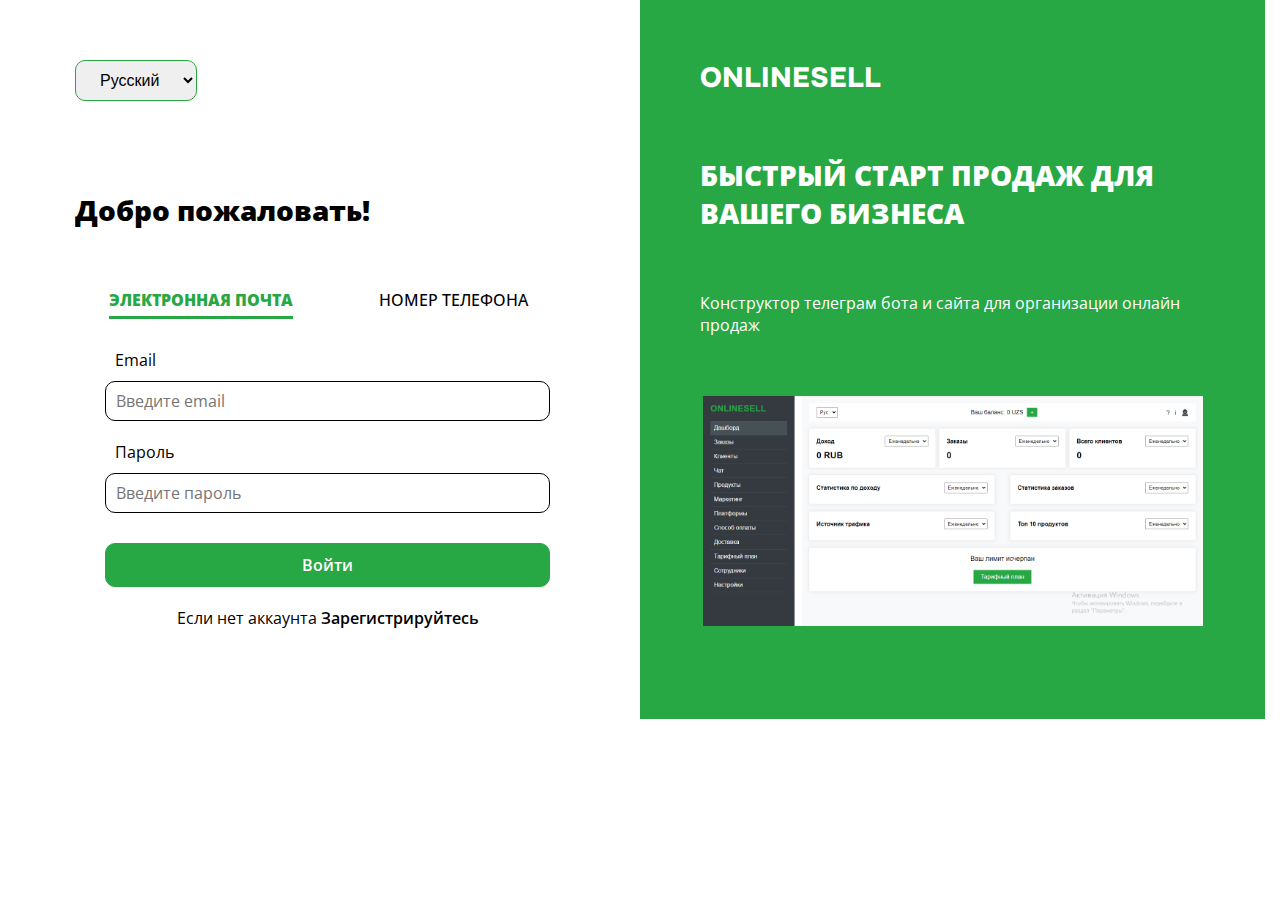
<file: index.html>
<!DOCTYPE html>
<html lang="ru">
<head>
    <meta charset="UTF-8">
    <meta name="viewport" content="width=device-width, initial-scale=1.0">
    <title>Регистрация и авторизация</title>
    <link rel="stylesheet" href="css/main.min.css">
    <script src="./libs/jquery-3.7.1.js" defer></script>
    <script src="js/index.js" defer></script>
</head>
<body>
    <main class="main">
        <div class="container">
            <div class="main__wrapper">
                <div class="main__left">
                    <select class="select mb-9" name="lang" id="lang">
                        <option value="rus">Русский</option>
                        <option value="eng">English</option>
                        <option value="uzb">O`zbek</option>
                    </select>
                    <h2 class="title-1 mb-6">Добро пожаловать!</h2>
                    <div class="main__choises">
                        <div class="main__choise">
                            <input type="radio" name="radio" id="email_radio" checked>
                            <label for="email_radio">Электронная почта</label>
                        </div>
                        <div class="main__choise">
                            <input type="radio" name="radio" id="phone_radio">
                            <label for="phone_radio">Номер телефона</label>
                        </div>
                    </div>
                    <div class="forms forms--auth">
                        <form class="form form--email" action="#" method="post">
                            <label for="email">email</label>
                            <input type="email" name="email" id="email" placeholder="Введите email">
                            <label for="password">пароль</label>
                            <input class="mb-3" type="password" name="password" id="password" placeholder="Введите пароль">
                            <button type="submit" class="button mb-2">Войти</button>
                            <span class="text center">Если нет аккаунта <button type="button" id="on-reg" class="button__text">Зарегистрируйтесь</button></span>
                        </form>
                        <form class="form form--phone" action="#" method="post">
                            <label for="phone">телефон</label>
                            <input type="phone" name="phone" id="phone" placeholder="Введите номер телефона">
                            <label for="password2">пароль</label>
                            <input class="mb-3" type="password" name="password" id="password2" placeholder="Введите пароль">
                            <button type="submit" class="button mb-2">Войти</button>
                            <span class="text center">Если нет аккаунта <button type="button" id="on-reg2" class="button__text">Зарегистрируйтесь</button></span>
                        </form>
                    </div>
                    <div class="forms forms--reg">
                        <form class="form form--email">
                            <label for="email2">email</label>
                            <input type="email" name="email" id="email2" placeholder="Введите email" required>
                            <label for="password3">пароль</label>
                            <input class="mb-3" type="password" name="password" id="password3" placeholder="Введите пароль" required>
                            <label for="password_double">повторите пароль</label>
                            <input class="mb-3" type="password" name="password_double" id="password_double" placeholder="Введите пароль" required>
                            <button type="submit" class="button mb-2">Войти</button>
                            <span class="text center">Если есть аккаунт <button type="button" id="on-auth" class="button__text">Войдите</button></span>
                        </form>
                        <form class="form form--phone">
                            <label for="phone2">телефон</label>
                            <input type="phone" name="phone" id="phone2" placeholder="Введите номер телефона" required>
                            <label for="password4">пароль</label>
                            <input class="mb-3" type="password" name="password" id="password4" placeholder="Введите пароль" required>
                            <label for="password_double2">повторите пароль</label>
                            <input class="mb-3" type="password" name="password_double" id="password_double2" placeholder="Введите пароль" required>
                            <button type="submit" class="button mb-2">Войти</button>
                            <span class="text center">Если есть аккаунт <button type="button" id="on-auth2" class="button__text">Войдите</button></span>
                        </form>
                    </div>
                </div>
                <div class="main__right">
                    <h1 class="logo mb-6">onlinesell</h1>
                    <h2 class="title-1 mb-6">БЫСТРЫЙ СТАРТ ПРОДАЖ ДЛЯ ВАШЕГО БИЗНЕСА</h2>
                    <p class="text mb-6">Конструктор телеграм бота и сайта для организации онлайн продаж</p>
                    <div class="main__screenshot">
                        <img src="./img/screenshot.png" alt="скриншот главной страницы">
                    </div>
                </div>
            </div>
        </div>
    </main>
</body>
</html>
</file>
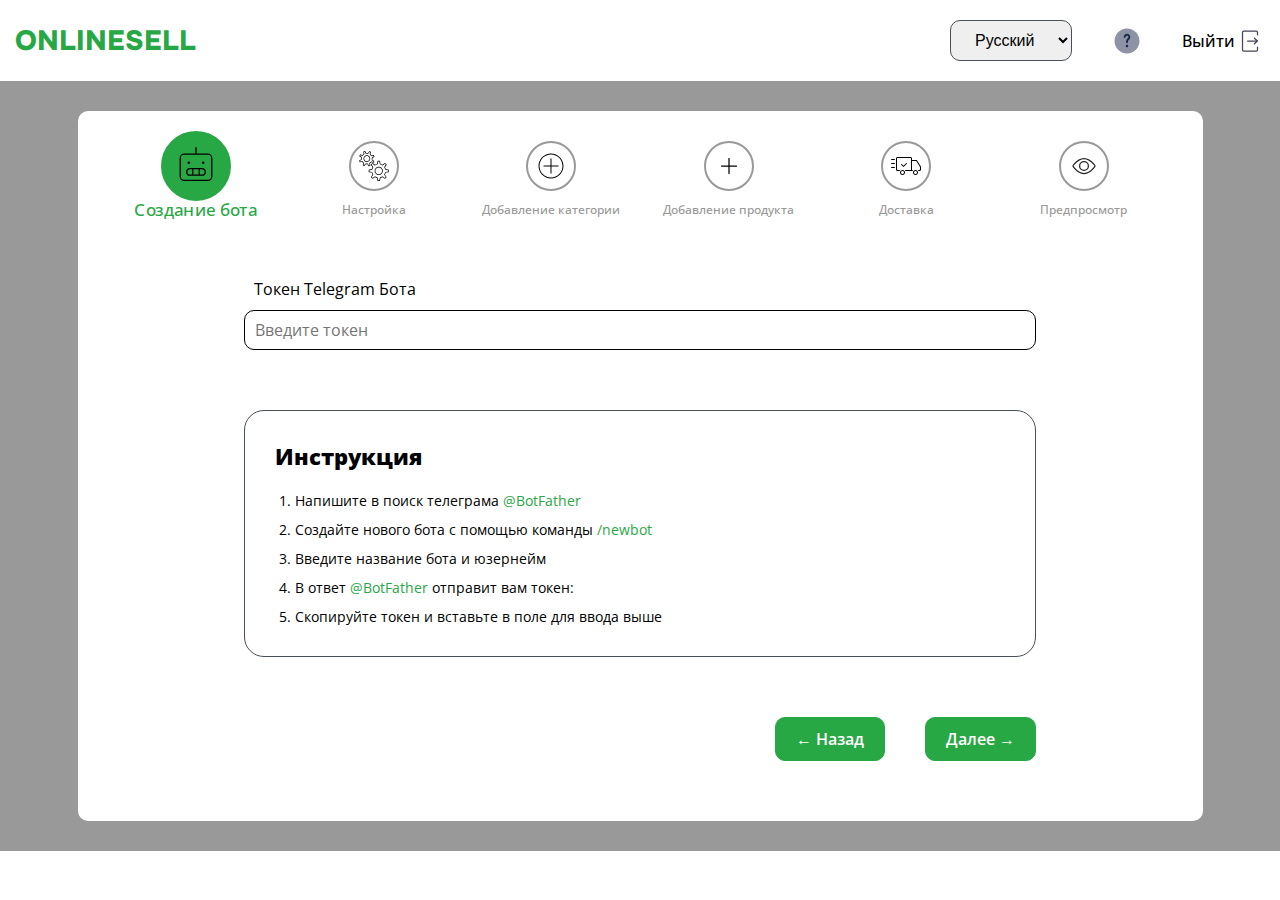
<file: create.html>
<!DOCTYPE html>
<html lang="ru">
<head>
    <meta charset="UTF-8">
    <meta name="viewport" content="width=device-width, initial-scale=1.0">
    <title>Создание бота</title>
    <link rel="stylesheet" href="css/main.min.css">
    <script src="./libs/jquery-3.7.1.js" defer></script>
    <script src="js/create/create.js" defer></script>
</head>
<body>
    <header class="header">
        <div class="container">
            <div class="header__wrapper">
                <h1 class="logo logo--color">Onlinesell</h1>
                <div class="header__components">
                    <select class="select" name="lang" id="lang">
                        <option value="rus">Русский</option>
                        <option value="eng">English</option>
                        <option value="uzb">O`zbek</option>
                    </select>
                    <button type="button" class="header__button">
                        <img src="./img/icons/question.svg" alt="иконка помощи">
                    </button>
                    <a href="index.html" class="header__button">
                        <span>Выйти</span>
                        <img src="./img/icons/exit.svg" alt="иконка выхода">
                    </a>
                </div>
            </div>
        </div>
    </header>
    <main class="main-create">
        <div class="container">
            <div class="main-create__wrapper">
                <ul class="main-create__menu mb-3">
                    <li class="active">
                        <div>
                            <img src="./img/icons/robot.svg" alt="иконка действия">
                        </div>
                        <span>Создание бота</span>
                    </li>
                    <li>
                        <div>
                            <img src="./img/icons/gear.svg" alt="иконка действия">
                        </div>
                        <span>Настройка</span>
                    </li>
                    <li>
                        <div>
                            <img src="./img/icons/plus.svg" alt="иконка действия">
                        </div>
                        <span>Добавление категории</span>
                    </li>
                    <li>
                        <div>
                            <img src="./img/icons/plus2.svg" alt="иконка действия">
                        </div>
                        <span>Добавление продукта</span>
                    </li>
                    <li>
                        <div>
                            <img src="./img/icons/delivery.svg" alt="иконка действия">
                        </div>
                        <span>Доставка</span>
                    </li>
                    <li>
                        <div>
                            <img src="./img/icons/view.svg" alt="иконка действия">
                        </div>
                        <span>Предпросмотр</span>
                    </li>
                </ul>
                <div class="main-create__token">
                    <form class="form" id="bot-token">
                        <label for="token">Токен telegram бота</label>
                        <input type="text" name="token" id="token" placeholder="Введите токен" class="mb-6">
                        <div class="form__text">
                            <h2 class="mb-2">Инструкция</h2>
                            <ul class="form__list">
                                <li>Напишите в поиск телеграма <span>@BotFather</span></li>
                                <li>Создайте нового бота с помощью команды <span>/newbot</span></li>
                                <li>Введите название бота и юзернейм</li>
                                <li>В ответ <span>@BotFather</span> отправит вам токен:</li>
                                <li>Скопируйте токен и вставьте в поле для ввода выше</li>
                            </ul>
                        </div>
                        <div class="form__buttons">
                            <a href="welcome.html" class="button">&larr; Назад</a>
                            <button type="submit" class="button">Далее &rarr;</button>
                        </div>
                    </form>
                </div>
            </div>
        </div>
    </main>
</body>
</html>
</file>
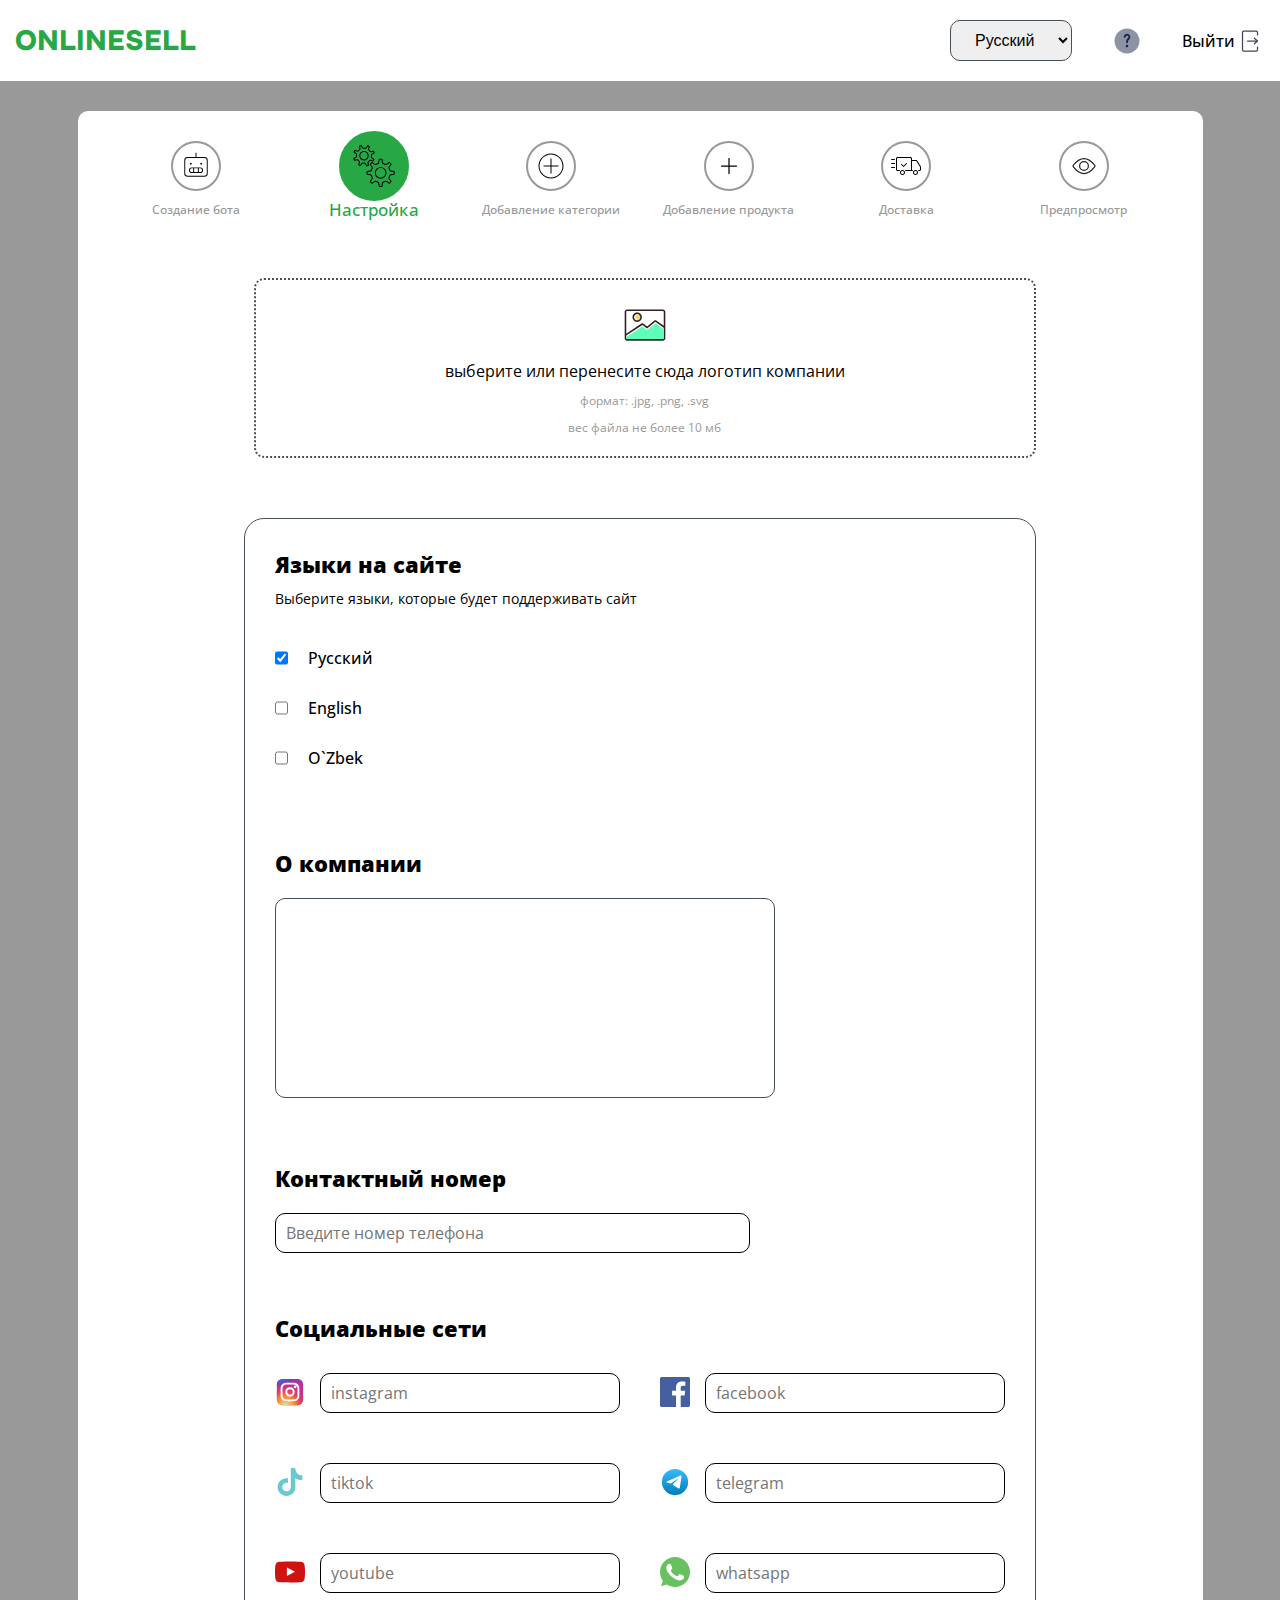
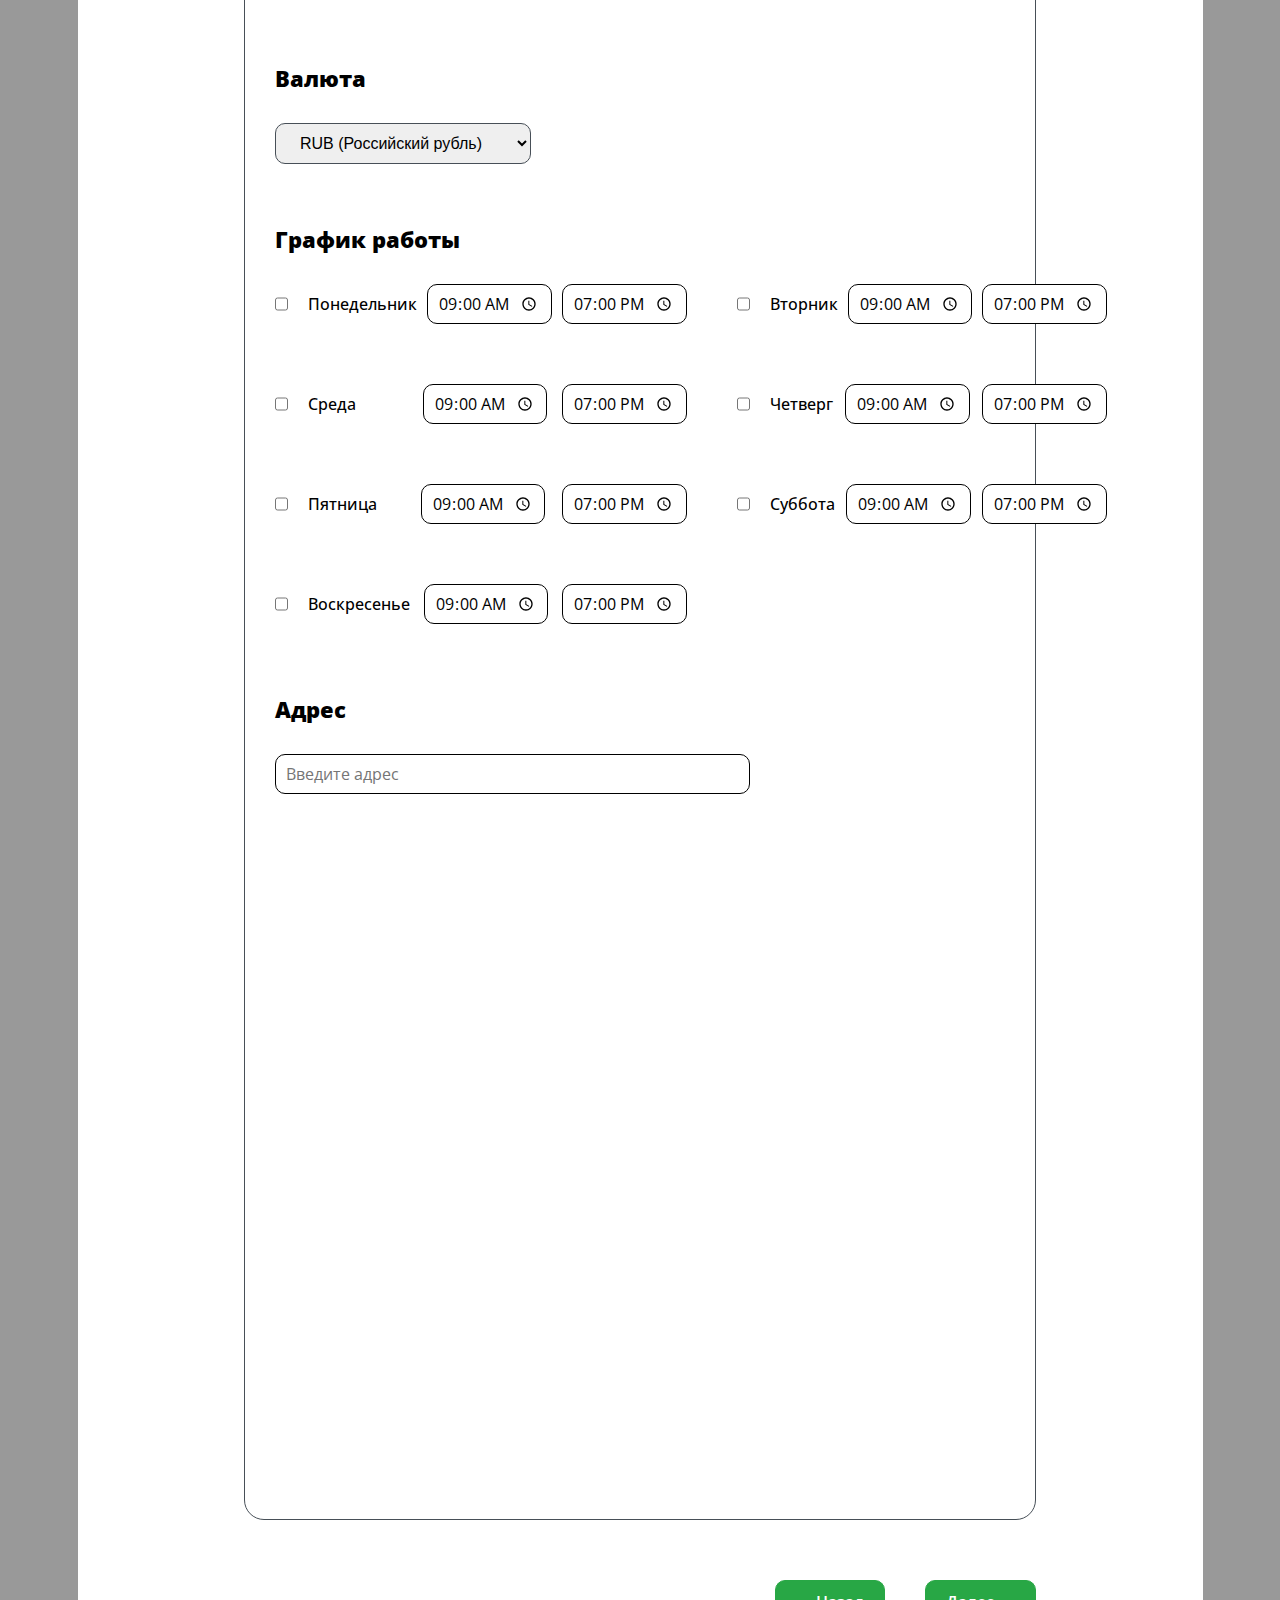
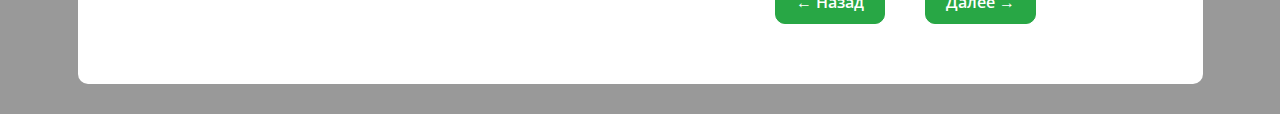
<file: create2.html>
<!DOCTYPE html>
<html lang="ru">
<head>
    <meta charset="UTF-8">
    <meta name="viewport" content="width=device-width, initial-scale=1.0">
    <title>Создание бота - настройка</title>
    <link rel="stylesheet" href="css/main.min.css">
    <script src="./libs/jquery-3.7.1.js" defer></script>
    <script src="js/create/create2.js" defer></script>
</head>
<body>
    <header class="header">
        <div class="container">
            <div class="header__wrapper">
                <h1 class="logo logo--color">Onlinesell</h1>
                <div class="header__components">
                    <select class="select" name="lang" id="lang">
                        <option value="rus">Русский</option>
                        <option value="eng">English</option>
                        <option value="uzb">O`zbek</option>
                    </select>
                    <button type="button" class="header__button">
                        <img src="./img/icons/question.svg" alt="иконка помощи">
                    </button>
                    <a href="index.html" class="header__button">
                        <span>Выйти</span>
                        <img src="./img/icons/exit.svg" alt="иконка выхода">
                    </a>
                </div>
            </div>
        </div>
    </header>
    <main class="main-create">
        <div class="container">
            <div class="main-create__wrapper">
                <ul class="main-create__menu mb-3">
                    <li>
                        <div>
                            <img src="./img/icons/robot.svg" alt="иконка действия">
                        </div>
                        <span>Создание бота</span>
                    </li>
                    <li class="active">
                        <div>
                            <img src="./img/icons/gear.svg" alt="иконка действия">
                        </div>
                        <span>Настройка</span>
                    </li>
                    <li>
                        <div>
                            <img src="./img/icons/plus.svg" alt="иконка действия">
                        </div>
                        <span>Добавление категории</span>
                    </li>
                    <li>
                        <div>
                            <img src="./img/icons/plus2.svg" alt="иконка действия">
                        </div>
                        <span>Добавление продукта</span>
                    </li>
                    <li>
                        <div>
                            <img src="./img/icons/delivery.svg" alt="иконка действия">
                        </div>
                        <span>Доставка</span>
                    </li>
                    <li>
                        <div>
                            <img src="./img/icons/view.svg" alt="иконка действия">
                        </div>
                        <span>Предпросмотр</span>
                    </li>
                </ul>
                <div class="main-create__token">
                    <form class="form" id="form-company">
                        <label for="company-logo" class="form__download-block mb-6">
                            <p>
                                <img src="./img/icons/image.svg" alt="иконка изображения">
                                <span>Выберите или перенесите сюда логотип компании</span>
                                <span>Формат: .jpg, .png, .svg</span>
                                <span>Вес файла не более 10 МБ</span>
                            </p>
                            <input type="file" name="company-logo" id="company-logo" style="border:none;width:0;height: 0;position: absolute;">
                        </label>
                        <div class="form__text">
                            <h2 class="mb-1">Языки на сайте</h2>
                            <span style="display: block; font-size: 1.4rem;" class="mb-3">Выберите языки, которые будет поддерживать сайт</span>
                            <div>
                                <input class="mb-2" type="checkbox" name="rus" id="rus" checked><label for="rus">Русский</label>
                            </div>
                            <div>
                                <input class="mb-2" type="checkbox" name="eng" id="eng"><label for="eng">English</label>
                            </div>
                            <div class="mb-6">
                                <input class="mb-2" type="checkbox" name="uzb" id="uzb"><label for="uzb">O`zbek</label>
                            </div>
                            <h2 class="mb-2">О компании</h2>
                            <textarea name="company-desc" id="company-desc" class="mb-6"></textarea>
                            <h2 class="mb-2">Контактный номер</h2>
                            <input type="tel" style="width: 65%;" name="company-phone" id="company-phone" class="mb-6" placeholder="Введите номер телефона">
                            <h2 class="mb-3">Социальные сети</h2>
                            <div class="form__grid mb-6">
                                <div><input type="text" name="instagram" placeholder="instagram"></div>
                                <div><input type="text" name="facebook" placeholder="facebook"></div>
                                <div><input type="text" name="tiktok" placeholder="tiktok"></div>
                                <div><input type="text" name="telegram" placeholder="telegram"></div>
                                <div><input type="text" name="youtube" placeholder="youtube"></div>
                                <div><input type="text" name="whatsapp" placeholder="whatsapp"></div>
                            </div>
                            <h2 class="mb-3">Валюта</h2>
                            <select class="select select--big mb-6" name="currency" id="currency">
                                <option value="rus" selected>RUB (Российский рубль)</option>
                                <option value="eng">USD (Доллар США)</option>
                                <option value="uzb">UZS (Узбекский сум)</option>
                                <option value="sc">KRW (Южнокорейский вон)</option>
                            </select>
                            <h2 class="mb-3">График работы</h2>
                            <div class="form__timetable mb-6">
                                <div class="form__day">
                                    <div>
                                        <input type="checkbox" name="mon" id="mon">
                                        <label for="mon">Понедельник</label>
                                    </div>
                                    <div>
                                        <input type="time" name="" id="" value="09:00">
                                    </div>
                                    <div>
                                        <input type="time" name="" id="" value="19:00">
                                    </div>
                                </div>
                                <div class="form__day">
                                    <div>
                                        <input type="checkbox" name="tue" id="tue">
                                        <label for="tue">Вторник</label>
                                    </div>
                                    <div>
                                        <input type="time" name="" id="" value="09:00">
                                    </div>
                                    <div>
                                        <input type="time" name="" id="" value="19:00">
                                    </div>
                                </div>
                                <div class="form__day">
                                    <div>
                                        <input type="checkbox" name="wed" id="wed">
                                        <label for="wed">Среда <span style="opacity: 0;">среда</span></label>
                                    </div>
                                    <div>
                                        <input type="time" name="" id="" value="09:00">
                                    </div>
                                    <div>
                                        <input type="time" name="" id="" value="19:00">
                                    </div>
                                </div>
                                <div class="form__day">
                                    <div>
                                        <input type="checkbox" name="thu" id="thu">
                                        <label for="thu">Четверг</label>
                                    </div>
                                    <div>
                                        <input type="time" name="" id="" value="09:00">
                                    </div>
                                    <div>
                                        <input type="time" name="" id="" value="19:00">
                                    </div>
                                </div>
                                <div class="form__day">
                                    <div>
                                        <input type="checkbox" name="fri" id="fri">
                                        <label for="fri">Пятница<span style="opacity: 0;">пят</span></label>
                                    </div>
                                    <div>
                                        <input type="time" name="" id="" value="09:00">
                                    </div>
                                    <div>
                                        <input type="time" name="" id="" value="19:00">
                                    </div>
                                </div>
                                <div class="form__day">
                                    <div>
                                        <input type="checkbox" name="sat" id="sat">
                                        <label for="sat">Суббота</label>
                                    </div>
                                    <div>
                                        <input type="time" name="" id="" value="09:00">
                                    </div>
                                    <div>
                                        <input type="time" name="" id="" value="19:00">
                                    </div>
                                </div>
                                <div class="form__day">
                                    <div>
                                        <input type="checkbox" name="sun" id="sun">
                                        <label for="sun">Воскресенье</label>
                                    </div>
                                    <div>
                                        <input type="time" name="" id="" value="09:00">
                                    </div>
                                    <div>
                                        <input type="time" name="" id="" value="19:00">
                                    </div>
                                </div>
                            </div>
                            <h2 class="mb-3">Адрес</h2>
                            <input type="text" class="mb-3" name="address" placeholder="Введите адрес" style="width: 65%;">
                            <iframe src="https://www.google.com/maps/embed?pb=!1m18!1m12!1m3!1d322702.24244469195!2d68.94828527850837!3d41.28441745129764!2m3!1f0!2f0!3f0!3m2!1i1024!2i768!4f13.1!3m3!1m2!1s0x38ae8b0cc379e9c3%3A0xa5a9323b4aa5cb98!2z0KLQsNGI0LrQtdC90YIsINCj0LfQsdC10LrQuNGB0YLQsNC9!5e0!3m2!1sru!2sru!4v1720777834953!5m2!1sru!2sru" style="border:0;" allowfullscreen="" loading="lazy" referrerpolicy="no-referrer-when-downgrade"></iframe>
                        </div>
                        <div class="form__buttons">
                            <a href="create.html" class="button">&larr; Назад</a>
                            <button type="submit" class="button">Далее &rarr;</button>
                        </div>
                    </form>
                </div>
            </div>
        </div>
    </main>
</body>
</html>
</file>
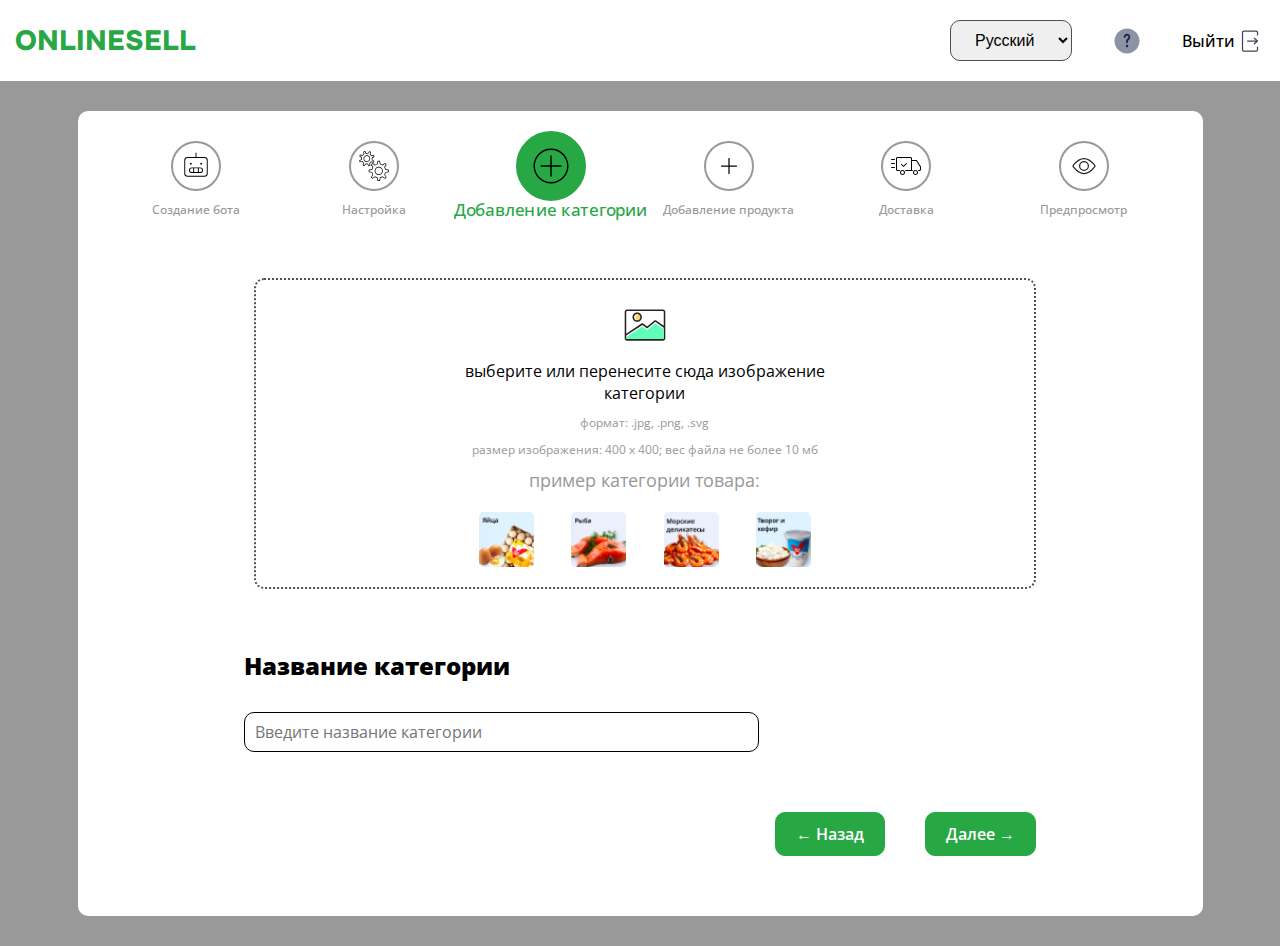
<file: create3.html>
<!DOCTYPE html>
<html lang="ru">
<head>
    <meta charset="UTF-8">
    <meta name="viewport" content="width=device-width, initial-scale=1.0">
    <title>Создание бота - добавление категории</title>
    <link rel="stylesheet" href="css/main.min.css">
    <script src="./libs/jquery-3.7.1.js" defer></script>
    <script src="js/create/create3.js" defer></script>
</head>
<body>
    <header class="header">
        <div class="container">
            <div class="header__wrapper">
                <h1 class="logo logo--color">Onlinesell</h1>
                <div class="header__components">
                    <select class="select" name="lang" id="lang">
                        <option value="rus">Русский</option>
                        <option value="eng">English</option>
                        <option value="uzb">O`zbek</option>
                    </select>
                    <button type="button" class="header__button">
                        <img src="./img/icons/question.svg" alt="иконка помощи">
                    </button>
                    <a href="index.html" class="header__button">
                        <span>Выйти</span>
                        <img src="./img/icons/exit.svg" alt="иконка выхода">
                    </a>
                </div>
            </div>
        </div>
    </header>
    <main class="main-create">
        <div class="container">
            <div class="main-create__wrapper">
                <ul class="main-create__menu mb-3">
                    <li>
                        <div>
                            <img src="./img/icons/robot.svg" alt="иконка действия">
                        </div>
                        <span>Создание бота</span>
                    </li>
                    <li>
                        <div>
                            <img src="./img/icons/gear.svg" alt="иконка действия">
                        </div>
                        <span>Настройка</span>
                    </li>
                    <li class="active">
                        <div>
                            <img src="./img/icons/plus.svg" alt="иконка действия">
                        </div>
                        <span>Добавление категории</span>
                    </li>
                    <li>
                        <div>
                            <img src="./img/icons/plus2.svg" alt="иконка действия">
                        </div>
                        <span>Добавление продукта</span>
                    </li>
                    <li>
                        <div>
                            <img src="./img/icons/delivery.svg" alt="иконка действия">
                        </div>
                        <span>Доставка</span>
                    </li>
                    <li>
                        <div>
                            <img src="./img/icons/view.svg" alt="иконка действия">
                        </div>
                        <span>Предпросмотр</span>
                    </li>
                </ul>
                <div class="main-create__token">
                    <form class="form" id="form-category">
                        <label for="category-logo" class="form__download-block mb-6">
                            <p>
                                <img src="./img/icons/image.svg" alt="иконка изображения">
                                <span>Выберите или перенесите сюда изображение категории</span>
                                <span>Формат: .jpg, .png, .svg</span>
                                <span>Размер изображения: 400 x 400; Вес файла не более 10 МБ</span>
                                <span style="font-size: 1.8rem;">Пример категории товара:</span>
                                <div class="form__categoryes">
                                    <img src="./img/category/product1.png" alt="карточка категории товара">
                                    <img src="./img/category/product2.png" alt="карточка категории товара">
                                    <img src="./img/category/product3.png" alt="карточка категории товара">
                                    <img src="./img/category/product4.png" alt="карточка категории товара">
                                </div>
                            </p>
                            <input type="file" name="category-logo" id="category-logo" style="border:none;width:0;height: 0;position: absolute;">
                        </label>
                        <h2 class="mb-3">Название категории</h2>
                        <input type="text" class="mb-6" name="category-title" placeholder="Введите название категории" style="width: 65%;">
                        <div class="form__buttons">
                            <a href="create2.html" class="button">&larr; Назад</a>
                            <button type="submit" class="button">Далее &rarr;</button>
                        </div>
                    </form>
                </div>
            </div>
        </div>
    </main>
</body>
</html>
</file>
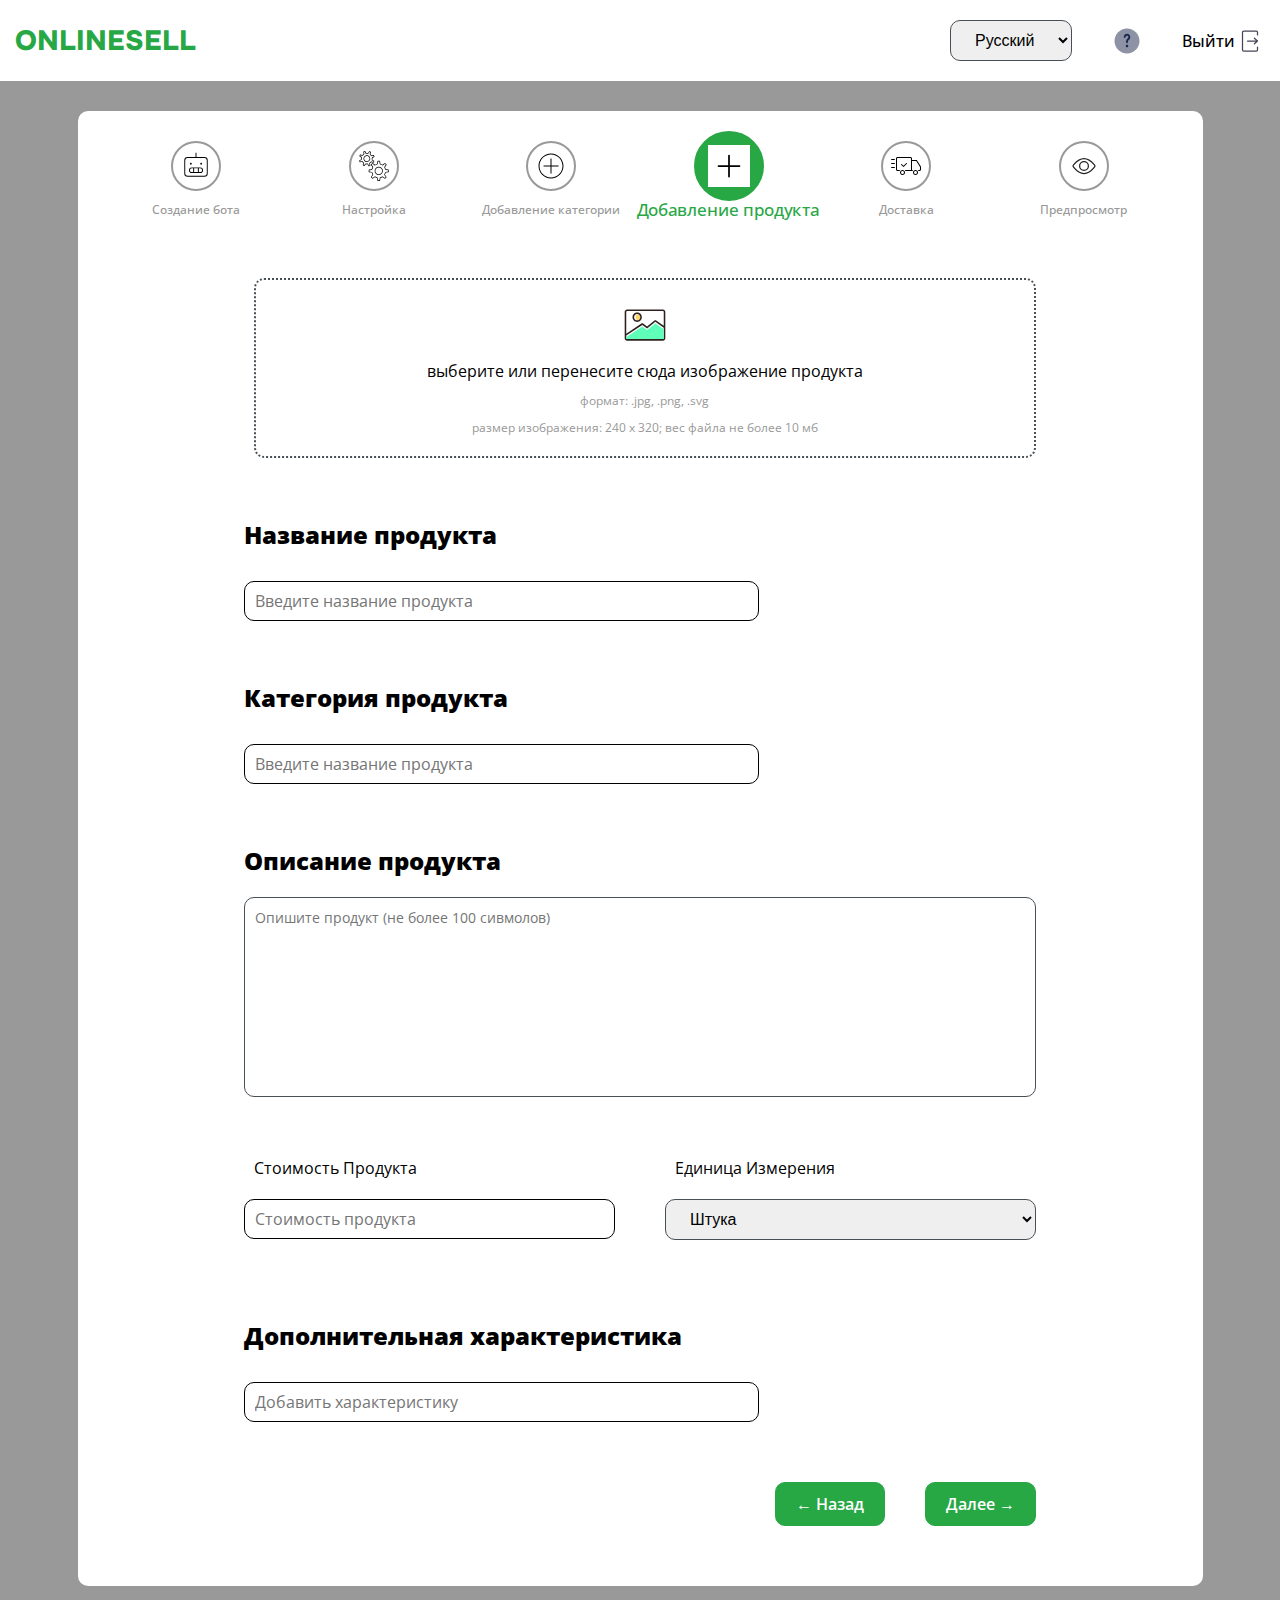
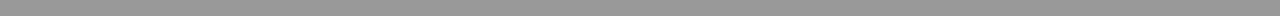
<file: create4.html>
<!DOCTYPE html>
<html lang="ru">
<head>
    <meta charset="UTF-8">
    <meta name="viewport" content="width=device-width, initial-scale=1.0">
    <title>Создание бота - добавление продукта</title>
    <link rel="stylesheet" href="css/main.min.css">
    <script src="./libs/jquery-3.7.1.js" defer></script>
    <script src="js/create/create4.js" defer></script>
</head>
<body>
    <header class="header">
        <div class="container">
            <div class="header__wrapper">
                <h1 class="logo logo--color">Onlinesell</h1>
                <div class="header__components">
                    <select class="select" name="lang" id="lang">
                        <option value="rus">Русский</option>
                        <option value="eng">English</option>
                        <option value="uzb">O`zbek</option>
                    </select>
                    <button type="button" class="header__button">
                        <img src="./img/icons/question.svg" alt="иконка помощи">
                    </button>
                    <a href="index.html" class="header__button">
                        <span>Выйти</span>
                        <img src="./img/icons/exit.svg" alt="иконка выхода">
                    </a>
                </div>
            </div>
        </div>
    </header>
    <main class="main-create">
        <div class="container">
            <div class="main-create__wrapper">
                <ul class="main-create__menu mb-3">
                    <li>
                        <div>
                            <img src="./img/icons/robot.svg" alt="иконка действия">
                        </div>
                        <span>Создание бота</span>
                    </li>
                    <li>
                        <div>
                            <img src="./img/icons/gear.svg" alt="иконка действия">
                        </div>
                        <span>Настройка</span>
                    </li>
                    <li>
                        <div>
                            <img src="./img/icons/plus.svg" alt="иконка действия">
                        </div>
                        <span>Добавление категории</span>
                    </li>
                    <li class="active">
                        <div>
                            <img src="./img/icons/plus2.svg" alt="иконка действия">
                        </div>
                        <span>Добавление продукта</span>
                    </li>
                    <li>
                        <div>
                            <img src="./img/icons/delivery.svg" alt="иконка действия">
                        </div>
                        <span>Доставка</span>
                    </li>
                    <li>
                        <div>
                            <img src="./img/icons/view.svg" alt="иконка действия">
                        </div>
                        <span>Предпросмотр</span>
                    </li>
                </ul>
                <div class="main-create__token">
                    <form class="form" id="form-product">
                        <label for="product-logo" class="form__download-block mb-6">
                            <p>
                                <img src="./img/icons/image.svg" alt="иконка изображения">
                                <span>Выберите или перенесите сюда изображение продукта</span>
                                <span>Формат: .jpg, .png, .svg</span>
                                <span>Размер изображения: 240 x 320; Вес файла не более 10 МБ</span>
                            </p>
                            <input type="file" name="product-logo" id="product-logo" style="border:none;width:0;height: 0;position: absolute;">
                        </label>
                        <h2 class="mb-3">Название продукта</h2>
                        <input type="text" class="mb-6" name="product-title" placeholder="Введите название продукта" style="width: 65%;">
                        <h2 class="mb-3">Категория продукта</h2>
                        <input type="text" class="mb-6" name="product-category" placeholder="Введите название продукта" style="width: 65%;">
                        <h2 class="mb-2">Описание продукта</h2>
                        <textarea name="product-desc" id="product-desc" class="mb-6" placeholder="Опишите продукт (не более 100 сивмолов)" maxlength="100"></textarea>
                        <div class="form__product-parameters mb-6">
                            <div>
                                <label for="price">Стоимость продукта</label>
                                <input type="number" id="price" name="price" placeholder="Стоимость продукта">
                            </div>
                            <div>
                                <label for="unit">Единица измерения</label>
                                <select class="select" name="unit" id="unit">
                                    <option>Штука</option>
                                    <option>Метр</option>
                                    <option>Порция</option>
                                    <option>Килограмм</option>
                                    <option>Грамм</option>
                                    <option>Сантиметр</option>
                                    <option>Тонна</option>
                                    <option>Кв.метр</option>
                                    <option>Кубометр</option>
                                </select>
                            </div>
                        </div>
                        <h2 class="mb-3">Дополнительная характеристика</h2>
                        <input type="text" class="mb-6" name="product-feature" placeholder="Добавить характеристику" style="width: 65%;">
                        <div class="form__buttons">
                            <a href="create3.html" class="button">&larr; Назад</a>
                            <button type="submit" class="button">Далее &rarr;</button>
                        </div>
                    </form>
                </div>
            </div>
        </div>
    </main>
</body>
</html>
</file>
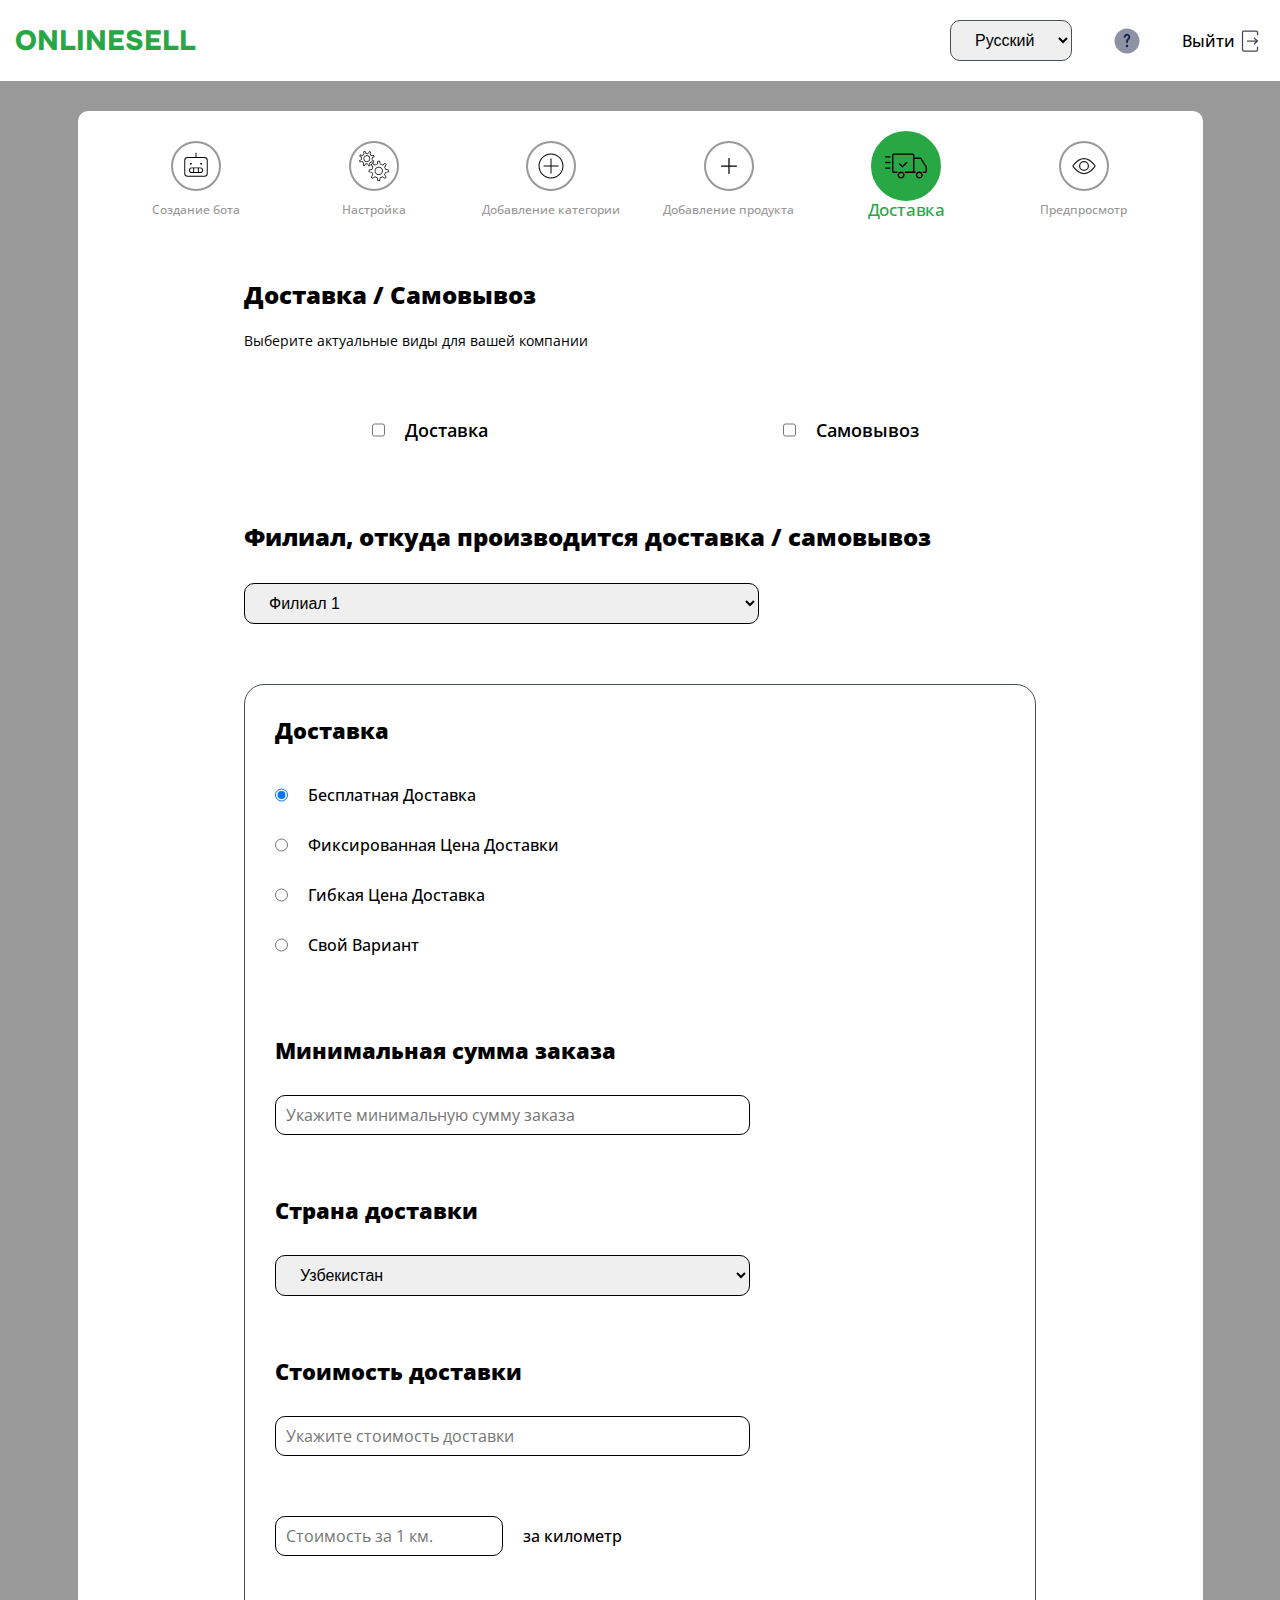
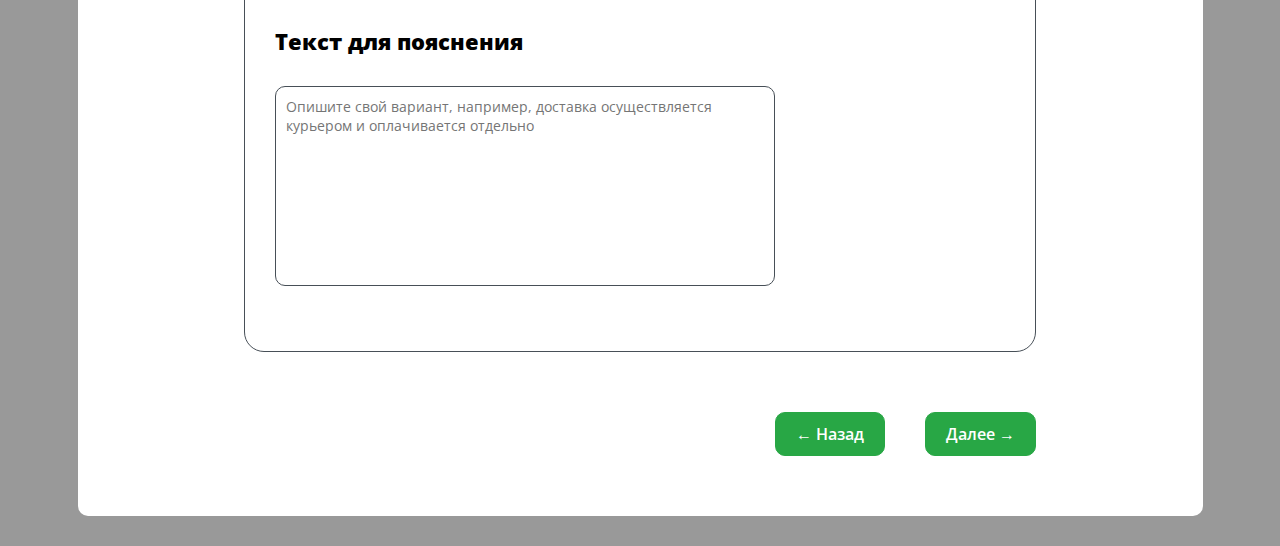
<file: create5.html>
<!DOCTYPE html>
<html lang="ru">
<head>
    <meta charset="UTF-8">
    <meta name="viewport" content="width=device-width, initial-scale=1.0">
    <title>Создание бота - доcтавка</title>
    <link rel="stylesheet" href="css/main.min.css">
    <script src="./libs/jquery-3.7.1.js" defer></script>
    <script src="js/index.js" defer></script>
</head>
<body>
    <header class="header">
        <div class="container">
            <div class="header__wrapper">
                <h1 class="logo logo--color">Onlinesell</h1>
                <div class="header__components">
                    <select class="select" name="lang" id="lang">
                        <option value="rus">Русский</option>
                        <option value="eng">English</option>
                        <option value="uzb">O`zbek</option>
                    </select>
                    <button type="button" class="header__button">
                        <img src="./img/icons/question.svg" alt="иконка помощи">
                    </button>
                    <a href="index.html" class="header__button">
                        <span>Выйти</span>
                        <img src="./img/icons/exit.svg" alt="иконка выхода">
                    </a>
                </div>
            </div>
        </div>
    </header>
    <main class="main-create">
        <div class="container">
            <div class="main-create__wrapper">
                <ul class="main-create__menu mb-3">
                    <li>
                        <div>
                            <img src="./img/icons/robot.svg" alt="иконка действия">
                        </div>
                        <span>Создание бота</span>
                    </li>
                    <li>
                        <div>
                            <img src="./img/icons/gear.svg" alt="иконка действия">
                        </div>
                        <span>Настройка</span>
                    </li>
                    <li>
                        <div>
                            <img src="./img/icons/plus.svg" alt="иконка действия">
                        </div>
                        <span>Добавление категории</span>
                    </li>
                    <li>
                        <div>
                            <img src="./img/icons/plus2.svg" alt="иконка действия">
                        </div>
                        <span>Добавление продукта</span>
                    </li>
                    <li class="active">
                        <div>
                            <img src="./img/icons/delivery.svg" alt="иконка действия">
                        </div>
                        <span>Доставка</span>
                    </li>
                    <li>
                        <div>
                            <img src="./img/icons/view.svg" alt="иконка действия">
                        </div>
                        <span>Предпросмотр</span>
                    </li>
                </ul>
                <div class="main-create__token">
                    <form class="form">
                        <h2 class="mb-2">Доставка / Самовывоз</h2>
                        <span class="mb-6" style="font-size: 1.4rem;">Выберите актуальные виды для вашей компании</span>
                        <div class="form__types-delivery">
                            <div class="form__type-delivery">
                                <input type="checkbox" name="delivery" id="delivery">
                                <label for="delivery">Доставка</label>
                            </div>
                            <div class="form__type-delivery">
                                <input type="checkbox" name="pickup" id="pickup">
                                <label for="pickup">Самовывоз</label>
                            </div>
                        </div>
                        <h2 class="mb-3">Филиал, откуда производится доставка / самовывоз</h2>
                        <select class="select mb-6" name="delivery-place" id="delivery-place" style="width: 65%; outline: none; border-color: #000;">
                            <option>Филиал 1</option>
                            <option>Филиал 2</option>
                            <option>Филиал 3</option>
                            <option>Несколько филиалов</option>
                        </select>
                        <div class="form__text">
                            <h2 class="mb-3">Доставка</h2>
                            <div>
                                <input type="radio" name="delivery-type" id="free-delivery" checked>
                                <label for="free-delivery">Бесплатная доставка</label>
                            </div>
                            <div>
                                <input type="radio" name="delivery-type" id="fix-delivery">
                                <label for="fix-delivery">Фиксированная цена доставки</label>
                            </div>
                            <div>
                                <input type="radio" name="delivery-type" id="flex-delivery">
                                <label for="flex-delivery">Гибкая цена доставка</label>
                            </div>
                            <div class="mb-6">
                                <input type="radio" name="delivery-type" id="custom-delivery">
                                <label for="custom-delivery">Свой вариант</label>
                            </div>
                            <h2 class="mb-3">Минимальная сумма заказа</h2>
                            <input type="number" id="min-order-amount" name="min-order-amount" placeholder="Укажите минимальную сумму заказа" style="width: 65%;" class="mb-6">
                            <h2 class="mb-3">Страна доставки</h2>
                            <select class="select mb-6" name="delivery-country" id="delivery-country" style="width: 65%; outline: none; border-color: #000;">
                                <option>Узбекистан</option>
                                <option>Казахстан</option>
                            </select>
                            <h2 class="mb-3">Стоимость доставки</h2>
                            <input type="number" id="price-delivery" name="price-delivery" placeholder="Укажите стоимость доставки" style="width: 65%;" class="mb-6">
                            <div class="form__calc-delivery">
                                <input type="number" name="calc-delivery" id="calc-delivery" placeholder="Стоимость за 1 км.">
                                <label for="calc-delivery">за километр</label>
                            </div>
                            <h2 class="mb-3">Текст для пояснения</h2>
                            <textarea name="сustom-delivery-desc" id="сustom-delivery-desc" class="mb-3" placeholder="Опишите свой вариант, например, доставка осуществляется курьером и оплачивается отдельно"></textarea>
                        </div>
                        <div class="form__buttons">
                            <a href="create4.html" class="button">&larr; Назад</a>
                            <a href="create6.html"class="button">Далее &rarr;</a>
                        </div>
                    </form>
                </div>
            </div>
        </div>
    </main>
</body>
</html>
</file>
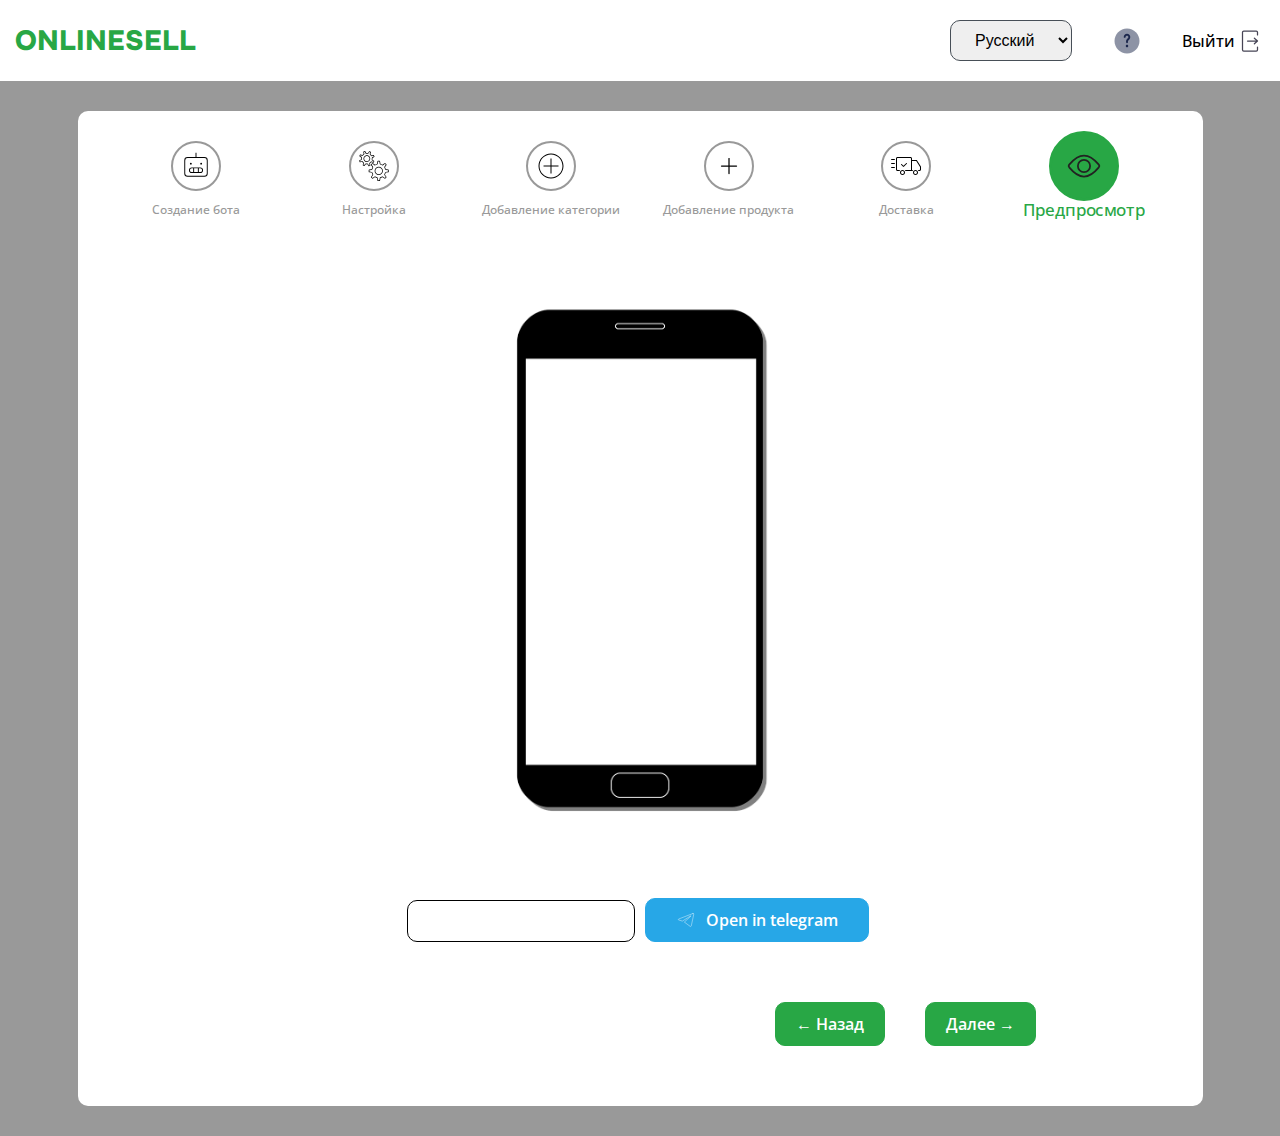
<file: create6.html>
<!DOCTYPE html>
<html lang="ru">
<head>
    <meta charset="UTF-8">
    <meta name="viewport" content="width=device-width, initial-scale=1.0">
    <title>Создание бота - предпросмотр</title>
    <link rel="stylesheet" href="css/main.min.css">
    <script src="./libs/jquery-3.7.1.js" defer></script>
    <script src="js/index.js" defer></script>
</head>
<body>
    <header class="header">
        <div class="container">
            <div class="header__wrapper">
                <h1 class="logo logo--color">Onlinesell</h1>
                <div class="header__components">
                    <select class="select" name="lang" id="lang">
                        <option value="rus">Русский</option>
                        <option value="eng">English</option>
                        <option value="uzb">O`zbek</option>
                    </select>
                    <button type="button" class="header__button">
                        <img src="./img/icons/question.svg" alt="иконка помощи">
                    </button>
                    <a href="index.html" class="header__button">
                        <span>Выйти</span>
                        <img src="./img/icons/exit.svg" alt="иконка выхода">
                    </a>
                </div>
            </div>
        </div>
    </header>
    <main class="main-create">
        <div class="container">
            <div class="main-create__wrapper">
                <ul class="main-create__menu mb-3">
                    <li>
                        <div>
                            <img src="./img/icons/robot.svg" alt="иконка действия">
                        </div>
                        <span>Создание бота</span>
                    </li>
                    <li>
                        <div>
                            <img src="./img/icons/gear.svg" alt="иконка действия">
                        </div>
                        <span>Настройка</span>
                    </li>
                    <li>
                        <div>
                            <img src="./img/icons/plus.svg" alt="иконка действия">
                        </div>
                        <span>Добавление категории</span>
                    </li>
                    <li>
                        <div>
                            <img src="./img/icons/plus2.svg" alt="иконка действия">
                        </div>
                        <span>Добавление продукта</span>
                    </li>
                    <li>
                        <div>
                            <img src="./img/icons/delivery.svg" alt="иконка действия">
                        </div>
                        <span>Доставка</span>
                    </li>
                    <li class="active">
                        <div>
                            <img src="./img/icons/view.svg" alt="иконка действия">
                        </div>
                        <span>Предпросмотр</span>
                    </li>
                </ul>
                <div class="main-create__token">
                    <form class="form">
                        <img src="./img/mobile-phone.png" alt="смартфон" style="width: 50%;height: 30%;margin: 0 auto;margin-bottom: 6rem;">
                        <div class="form__telegram-block">
                            <input type="text" name="telegram-bot" id="telegram-bot">
                            <button type="button" class="form__open-telegram">
                                <img src="./img/icons/telegram2.svg" alt="иконка телеграм">
                                <span>Open in telegram</span>
                            </button>
                        </div>
                        <div class="form__buttons">
                            <a href="create5.html" class="button">&larr; Назад</a>
                            <a href="main.html"class="button">Далее &rarr;</a>
                        </div>
                    </form>
                </div>
            </div>
        </div>
    </main>
</body>
</html>
</file>
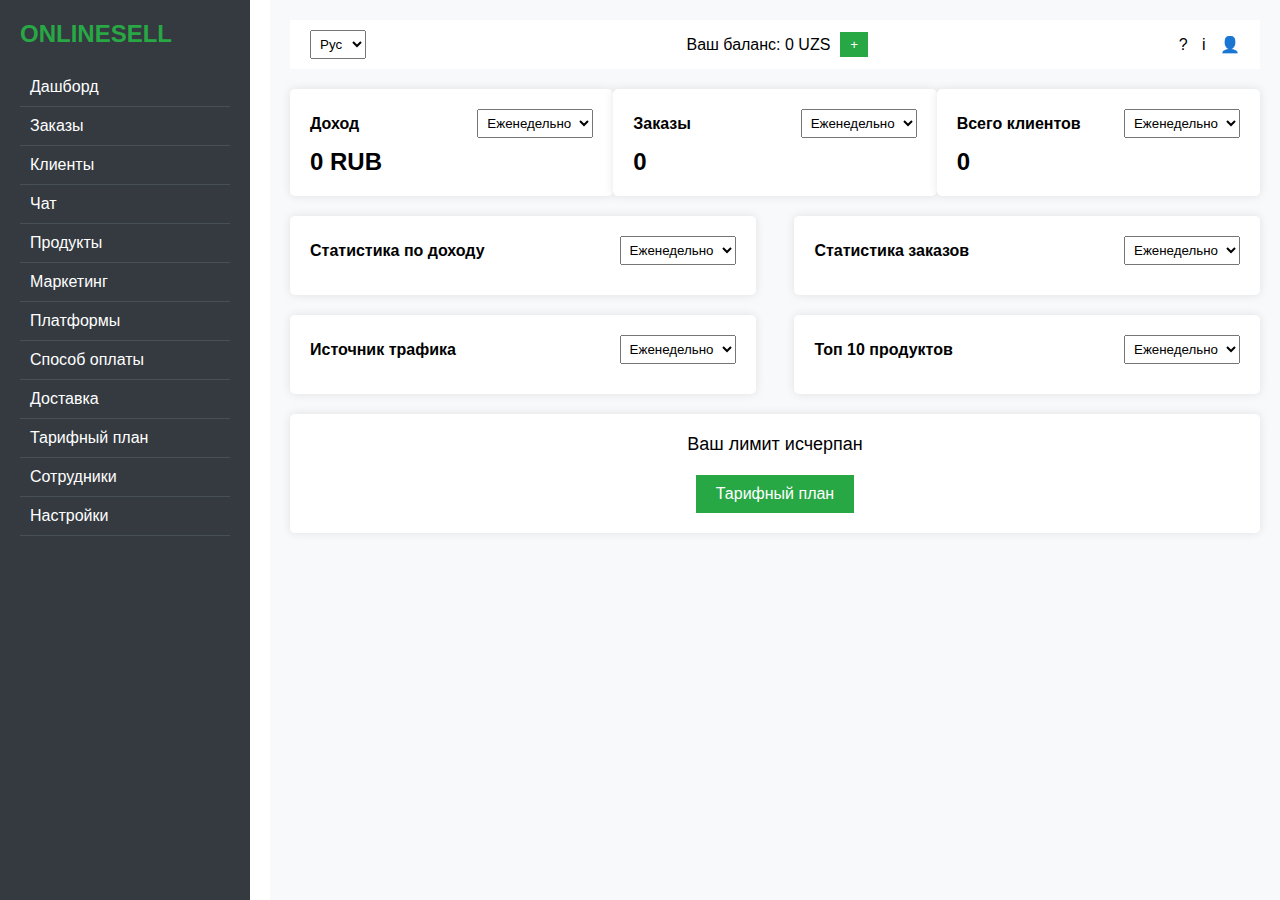
<file: main.html>
<!DOCTYPE html>
<html lang="ru">
<head>
    <meta charset="UTF-8">
    <meta name="viewport" content="width=device-width, initial-scale=1.0">
    <title>ONLINESELL</title>
    <link rel="stylesheet" href="css/main-site.css">
</head>
<body>
    <div class="container">
        <div class="sidebar">
            <div class="logo">
                <a href="#" class="logo-text">ONLINESELL</a>
            </div>
            <ul class="menu">
                <li id="on-main">Дашборд</li>
                <li>Заказы</li>
                <li>Клиенты</li>
                <li>Чат</li>
                <li class="has-submenu">Продукты
                    <ul class="submenu">
                        <li>Подменю 1</li>
                        <li>Подменю 2</li>
                    </ul>
                </li>
                <li class="has-submenu">Маркетинг
                    <ul class="submenu">
                        <li>Подменю 1</li>
                        <li>Подменю 2</li>
                    </ul>
                </li>
                <li class="has-submenu">Платформы
                    <ul class="submenu">
                        <li>Подменю 1</li>
                        <li>Подменю 2</li>
                    </ul>
                </li>
                <li>Способ оплаты</li>
                <li>Доставка</li>
                <li><a href="#" class="tariff-plan" style="background-color: transparent;padding: 0;">Тарифный план</a></li>
                <li>Сотрудники</li>
                <li>Настройки</li>
            </ul>
        </div>
        <div class="main-content">
            <div class="header">
                <div class="language-switcher">
                    <select>
                        <option value="ru">Рус</option>
                        <option value="uzb">Uzb</option>
                        <option value="eng">Eng</option>
                    </select>
                </div>
                <div class="balance-container">
                    <span class="balance">Ваш баланс: 0 UZS</span>
                    <button class="add-balance">+</button>
                </div>
                <div class="icons">
                    <span class="icon">?</span>
                    <span class="icon">i</span>
                    <span class="icon">👤</span>
                </div>
            </div>
            <div id="dashboard" class="dashboard">
                <!-- Dashboard content here -->
                <div class="stats">
                    <div class="stat">
                        <div class="stat-header">
                            <div class="stat-title">Доход</div>
                            <div class="stat-period">
                                <select>
                                    <option>Ежедневно</option>
                                    <option selected>Еженедельно</option>
                                    <option>Ежемесячно</option>
                                    <option>Ежегодно</option>
                                </select>
                            </div>
                        </div>
                        <div class="stat-value">0 RUB</div>
                    </div>
                    <div class="stat">
                        <div class="stat-header">
                            <div class="stat-title">Заказы</div>
                            <div class="stat-period">
                                <select>
                                    <option>Ежедневно</option>
                                    <option selected>Еженедельно</option>
                                    <option>Ежемесячно</option>
                                    <option>Ежегодно</option>
                                </select>
                            </div>
                        </div>
                        <div class="stat-value">0</div>
                    </div>
                    <div class="stat">
                        <div class="stat-header">
                            <div class="stat-title">Всего клиентов</div>
                            <div class="stat-period">
                                <select>
                                    <option>Ежедневно</option>
                                    <option selected>Еженедельно</option>
                                    <option>Ежемесячно</option>
                                    <option>Ежегодно</option>
                                </select>
                            </div>
                        </div>
                        <div class="stat-value">0</div>
                    </div>
                </div>
                <div class="charts">
                    <div class="chart">
                        <div class="chart-header">
                            <div class="chart-title">Статистика по доходу</div>
                            <div class="chart-period">
                                <select>
                                    <option>Ежедневно</option>
                                    <option selected>Еженедельно</option>
                                    <option>Ежемесячно</option>
                                    <option>Ежегодно</option>
                                </select>
                            </div>
                        </div>
                        <!-- Chart content -->
                    </div>
                    <div class="chart">
                        <div class="chart-header">
                            <div class="chart-title">Статистика заказов</div>
                            <div class="chart-period">
                                <select>
                                    <option>Ежедневно</option>
                                    <option selected>Еженедельно</option>
                                    <option>Ежемесячно</option>
                                    <option>Ежегодно</option>
                                </select>
                            </div>
                        </div>
                        <!-- Chart content -->
                    </div>
                </div>
                <div class="traffic-and-top-products">
                    <div class="traffic">
                        <div class="traffic-header">
                            <div class="traffic-title">Источник трафика</div>
                            <div class="traffic-period">
                                <select>
                                    <option>Ежедневно</option>
                                    <option selected>Еженедельно</option>
                                    <option>Ежемесячно</option>
                                    <option>Ежегодно</option>
                                </select>
                            </div>
                        </div>
                        <!-- Traffic content -->
                    </div>
                    <div class="top-products">
                        <div class="top-products-header">
                            <div class="top-products-title">Топ 10 продуктов</div>
                            <div class="top-products-period">
                                <select>
                                    <option>Ежедневно</option>
                                    <option selected>Еженедельно</option>
                                    <option>Ежемесячно</option>
                                    <option>Ежегодно</option>
                                </select>
                            </div>
                        </div>
                        <!-- Top products content -->
                    </div>
                </div>
                <div class="orders-limit">
                    <p>Ваш лимит исчерпан</p>
                    <button class="tariff-plan">Тарифный план</button>
                </div>
            </div>
            <div id="tariffs" class="tariffs" style="display: none;">
                <div class="tariff-switcher">
                    <button class="switch active">1 месяц</button>
                    <button class="switch">6 месяцев</button>
                    <button class="switch">на год</button>
                </div>
                <div class="tariff-plans">
                    <div class="tariff">
                        <h3>Тариф 1</h3>
                        <p>$100</p>
                        <ul>
                            <li>Пункт 1</li>
                            <li>Пункт 2</li>
                            <li>Пункт 3</li>
                            <li class="inactive">Пункт 4</li>
                            <li class="inactive">Пункт 5</li>
                        </ul>
                    </div>
                    <div class="tariff">
                        <h3>Тариф 2</h3>
                        <p>$200</p>
                        <ul>
                            <li>Пункт 1</li>
                            <li>Пункт 2</li>
                            <li>Пункт 3</li>
                            <li>Пункт 4</li>
                            <li class="inactive">Пункт 5</li>
                        </ul>
                    </div>
                    <div class="tariff">
                        <h3>Тариф 3</h3>
                        <p>$300</p>
                        <ul>
                            <li>Пункт 1</li>
                            <li>Пункт 2</li>
                            <li>Пункт 3</li>
                            <li>Пункт 4</li>
                            <li>Пункт 5</li>
                        </ul>
                    </div>
                </div>
            </div>
        </div>
    </div>
    <script>
        document.addEventListener('DOMContentLoaded', () => {
            // Toggle submenu visibility
            document.querySelectorAll('.has-submenu').forEach(item => {
                item.addEventListener('click', () => {
                    item.classList.toggle('open');
                });
            });

            // Show tariffs and hide dashboard
            document.querySelectorAll('.tariff-plan').forEach(item => {
                item.addEventListener('click', () => {
                    document.getElementById('dashboard').style.display = 'none';
                    document.getElementById('tariffs').style.display = 'block';
                });
            });

            // Show dashboard and hide tariffs
            document.querySelector('#on-main').addEventListener('click', () => {
                document.getElementById('dashboard').style.display = 'block';
                document.getElementById('tariffs').style.display = 'none';
            });

            // Switch active tariff duration
            document.querySelectorAll('.switch').forEach(item => {
                item.addEventListener('click', () => {
                    document.querySelectorAll('.switch').forEach(button => {
                        button.classList.remove('active');
                    });
                    item.classList.add('active');
                });
            });
        });
    </script>
</body>
</html>
</file>
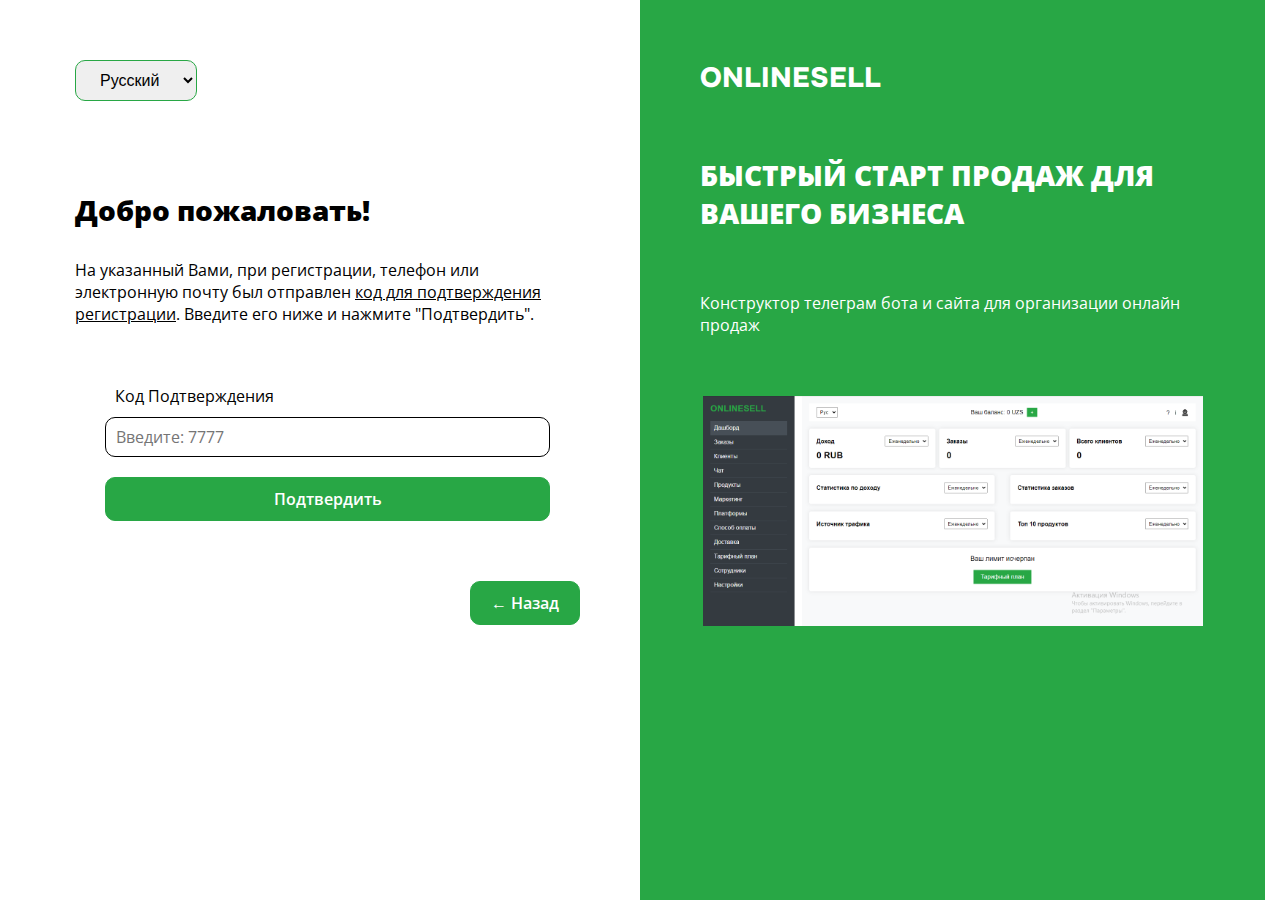
<file: verify.html>
<!DOCTYPE html>
<html lang="ru">
<head>
    <meta charset="UTF-8">
    <meta name="viewport" content="width=device-width, initial-scale=1.0">
    <title>Регистрация и авторизация. Код подтверждения</title>
    <link rel="stylesheet" href="css/main.min.css">
    <script src="./libs/jquery-3.7.1.js" defer></script>
    <script src="js/verify.js" defer></script>
</head>
<body>
    <main class="main">
        <div class="container">
            <div class="main__wrapper">
                <div class="main__left" style="height: 100vh;">
                    <select class="select mb-9" name="lang" id="lang">
                        <option value="rus">Русский</option>
                        <option value="eng">English</option>
                        <option value="uzb">O`zbek</option>
                    </select>
                    <h2 class="title-1 mb-3">Добро пожаловать!</h2>
                    <p class="text mb-3">На указанный Вами, при регистрации, телефон или электронную почту был отправлен <u>код для подтверждения регистрации</u>. Введите его ниже и нажмите "Подтвердить".</p>
                    <form class="form form--verify mb-3">
                        <label for="verify">Код подтверждения</label>
                        <input type="text" name="verify" placeholder="Введите: 7777" id="verify" maxlength="4" required>
                        <button class="button" type="submit">Подтвердить</button>
                    </form>
                    <div class="main__link-back">
                        <a href="index.html" class="button">&larr; Назад</a>
                    </div>
                </div>
                <div class="main__right">
                    <h1 class="logo mb-6">onlinesell</h1>
                    <h2 class="title-1 mb-6">БЫСТРЫЙ СТАРТ ПРОДАЖ ДЛЯ ВАШЕГО БИЗНЕСА</h2>
                    <p class="text mb-6">Конструктор телеграм бота и сайта для организации онлайн продаж</p>
                    <div class="main__screenshot">
                        <img src="./img/screenshot.png" alt="скриншот главной страницы">
                    </div>
                </div>
            </div>
        </div>
    </main>
</body>
</html>
</file>
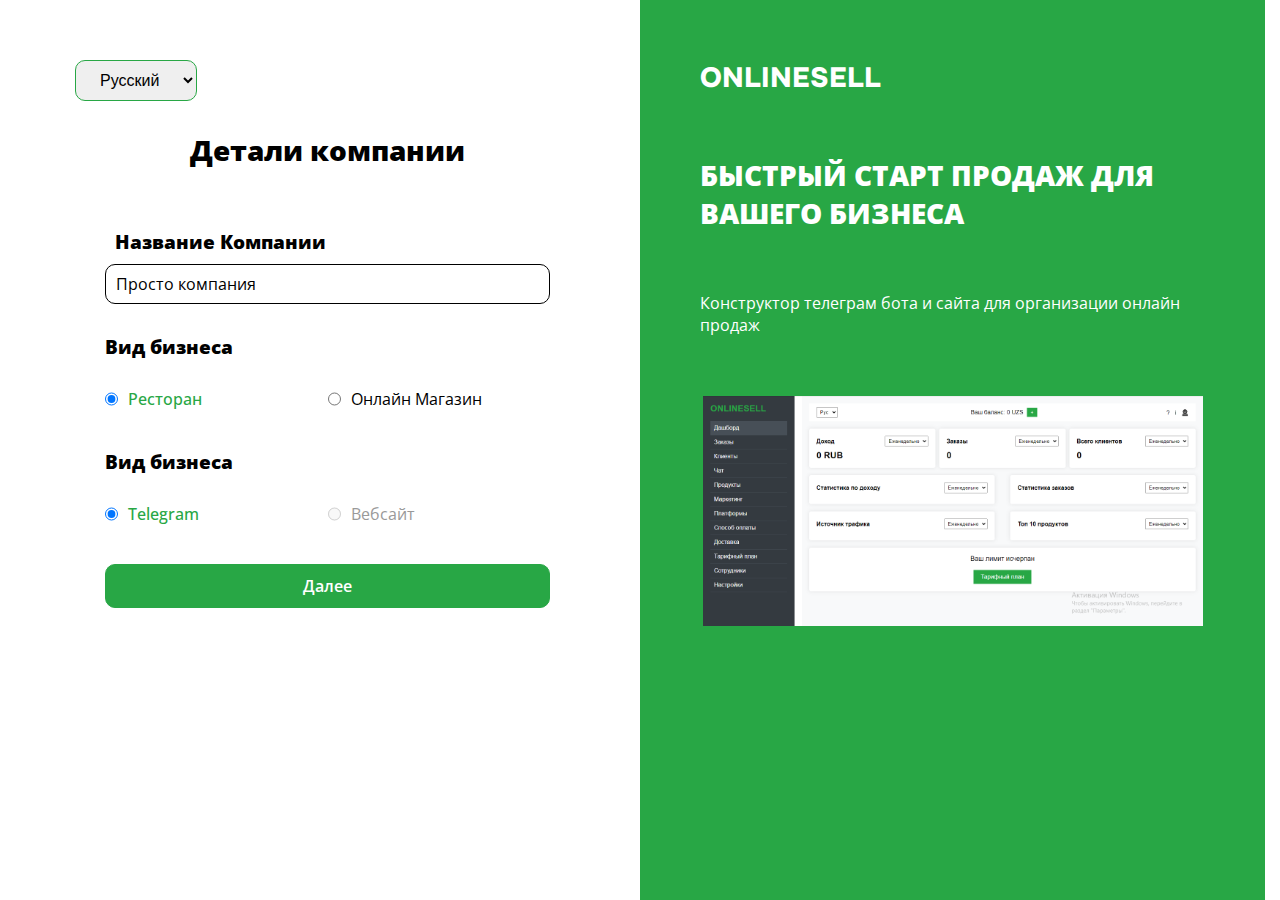
<file: welcome.html>
<!DOCTYPE html>
<html lang="ru">
<head>
    <meta charset="UTF-8">
    <meta name="viewport" content="width=device-width, initial-scale=1.0">
    <title>Регистрация компании</title>
    <link rel="stylesheet" href="css/main.min.css">
    <script src="./libs/jquery-3.7.1.js" defer></script>
    <script src="js/welcome.js" defer></script>
</head>
<body>
    <main class="main">
        <div class="container">
            <div class="main__wrapper">
                <div class="main__left" style="height: 100vh;">
                    <select class="select mb-3" name="lang" id="lang">
                        <option value="rus">Русский</option>
                        <option value="eng">English</option>
                        <option value="uzb">O`zbek</option>
                    </select>
                    <h2 class="title-1 mb-3 center">Детали компании</h2>
                    <form class="form company" id="form-company">
                        <label for="company_name"><h3>Название компании</h3></label>
                        <input type="text" name="company_name" id="company_name" value="Просто компания" class="mb-3">
                        <h3 class="company__subtitle">Вид бизнеса</h3>
                        <div class="company__type">
                            <div>
                                <input type="radio" name="company-type" id="type1" value="Ресторан" checked>
                                <label for="type1">Ресторан</label>
                            </div>
                            <div>
                                <input type="radio" name="company-type" value="Онлайн магазин" id="type2">
                                <label for="type2">Онлайн магазин</label>
                            </div>
                        </div>
                        <h3 class="company__subtitle">Вид бизнеса</h3>
                        <div class="company__platform">
                            <div>
                                <input type="radio" name="company-platform" value="Telegram" checked id="platform1">
                                <label for="platform1">Telegram</label>
                            </div>
                            <div>
                                <input type="radio" name="company-platform" disabled id="platform2" value="Вебсайт">
                                <label for="platform2" style="color: #999; cursor:not-allowed">Вебсайт</label>
                            </div>
                        </div>
                        <button type="submit" class="button">Далее</button>
                        <!-- <a href="create.html" class="button" style="text-align: center;">Далее</a> -->
                    </form>
                </div>
                <div class="main__right">
                    <h1 class="logo mb-6">onlinesell</h1>
                    <h2 class="title-1 mb-6">БЫСТРЫЙ СТАРТ ПРОДАЖ ДЛЯ ВАШЕГО БИЗНЕСА</h2>
                    <p class="text mb-6">Конструктор телеграм бота и сайта для организации онлайн продаж</p>
                    <div class="main__screenshot">
                        <img src="./img/screenshot.png" alt="скриншот главной страницы">
                    </div>
                </div>
            </div>
        </div>
    </main>
</body>
</html>
</file>
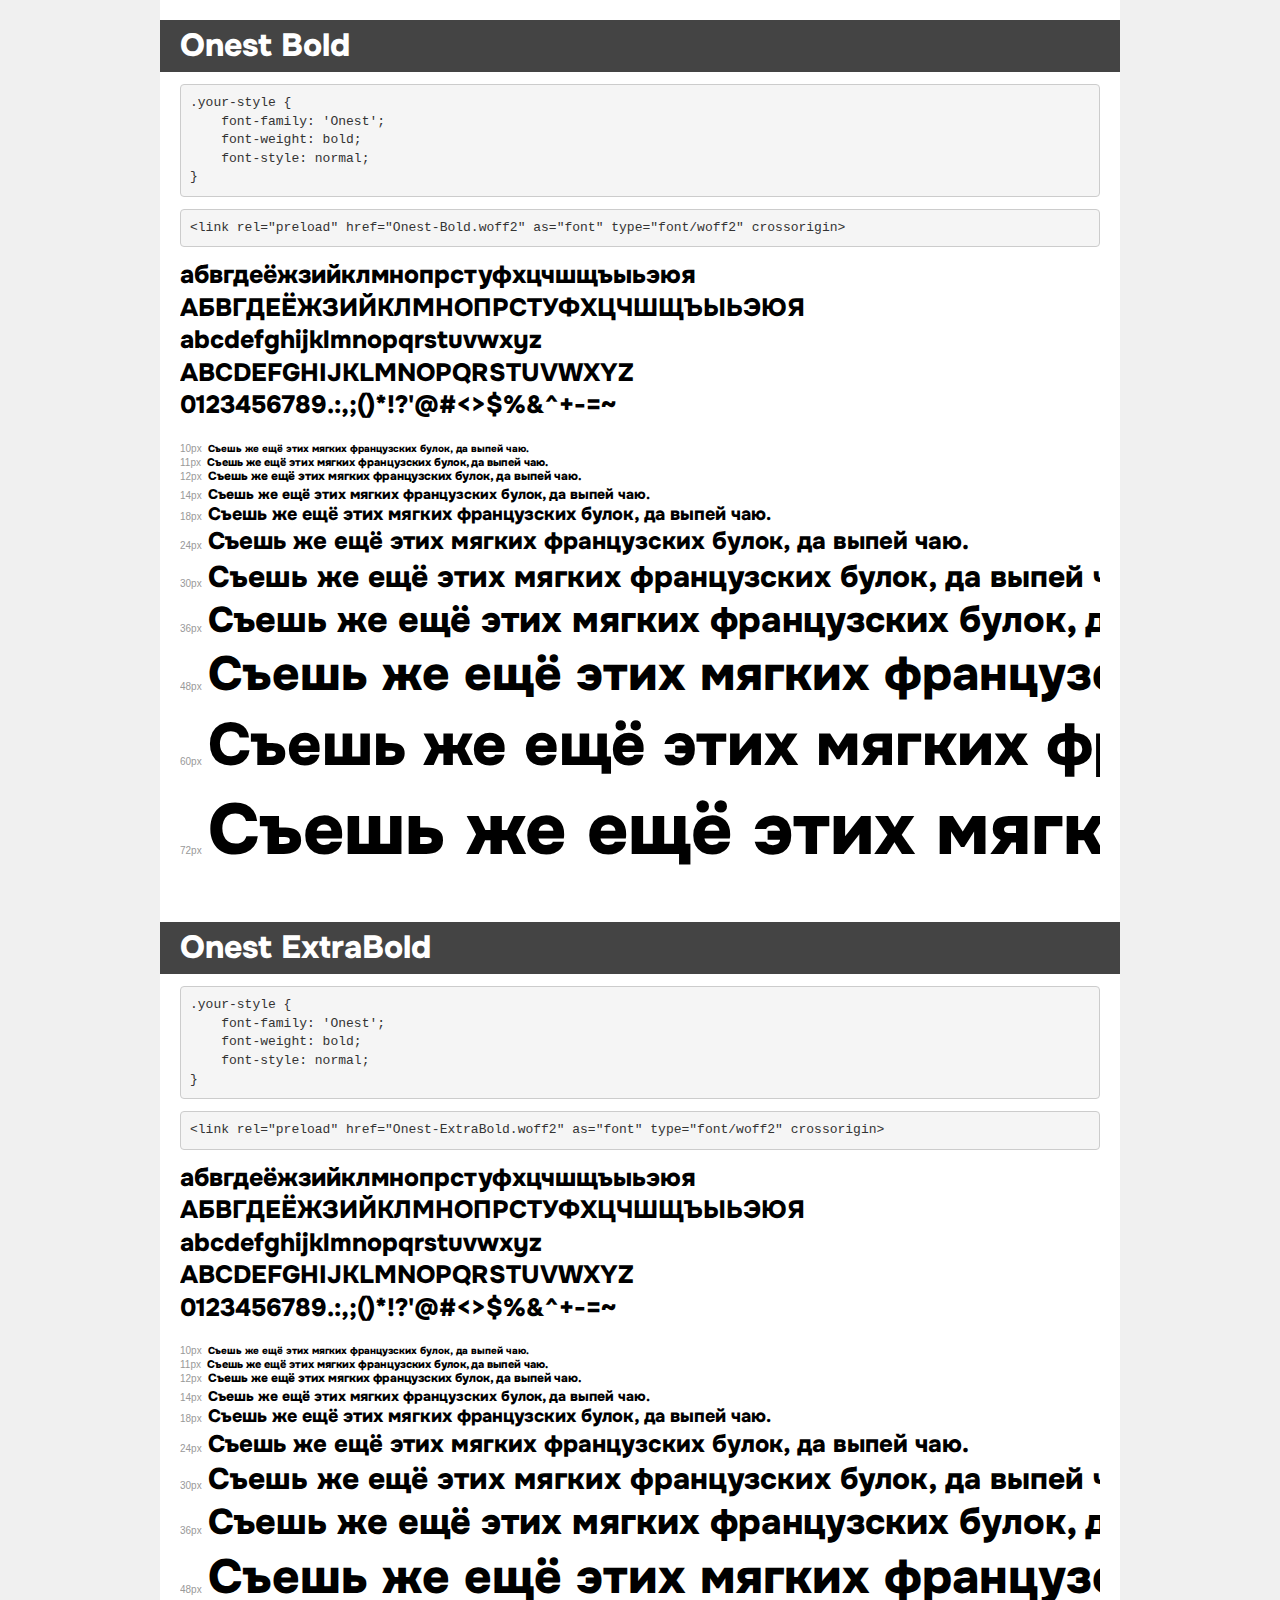
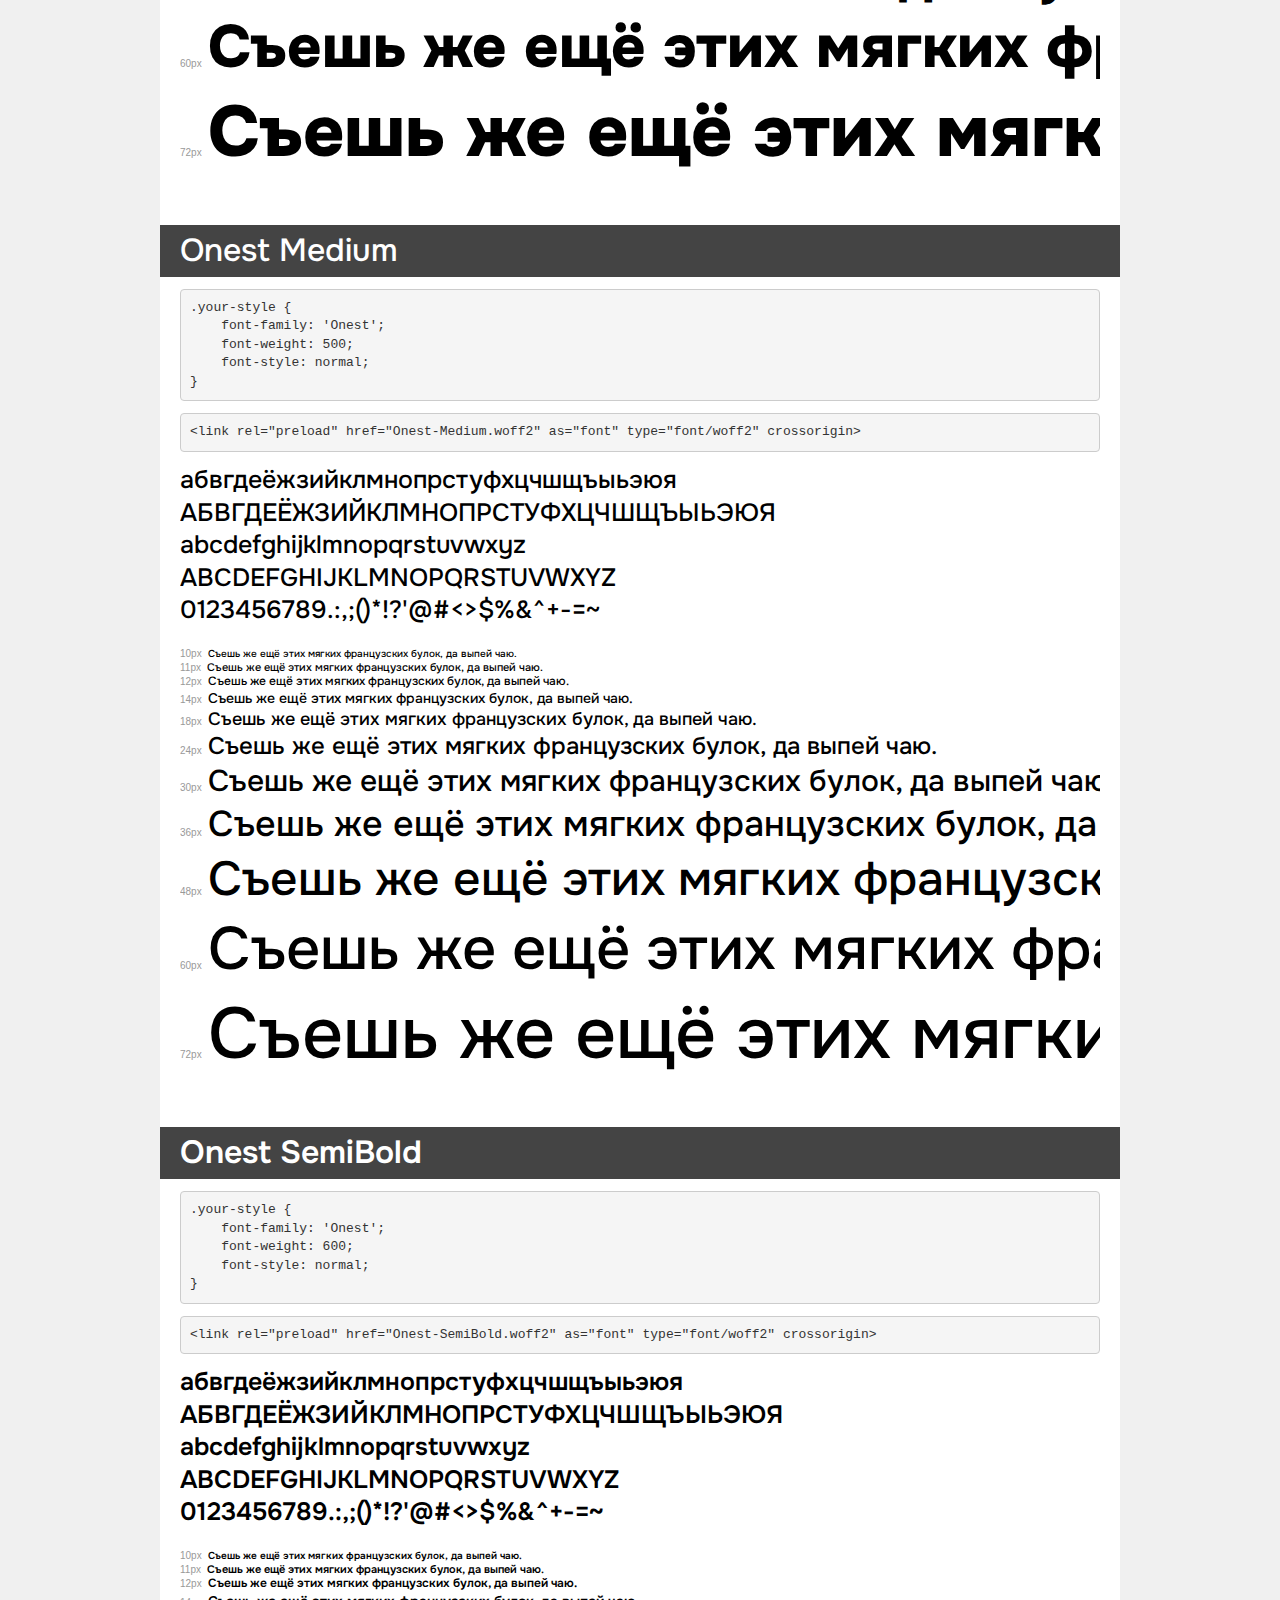
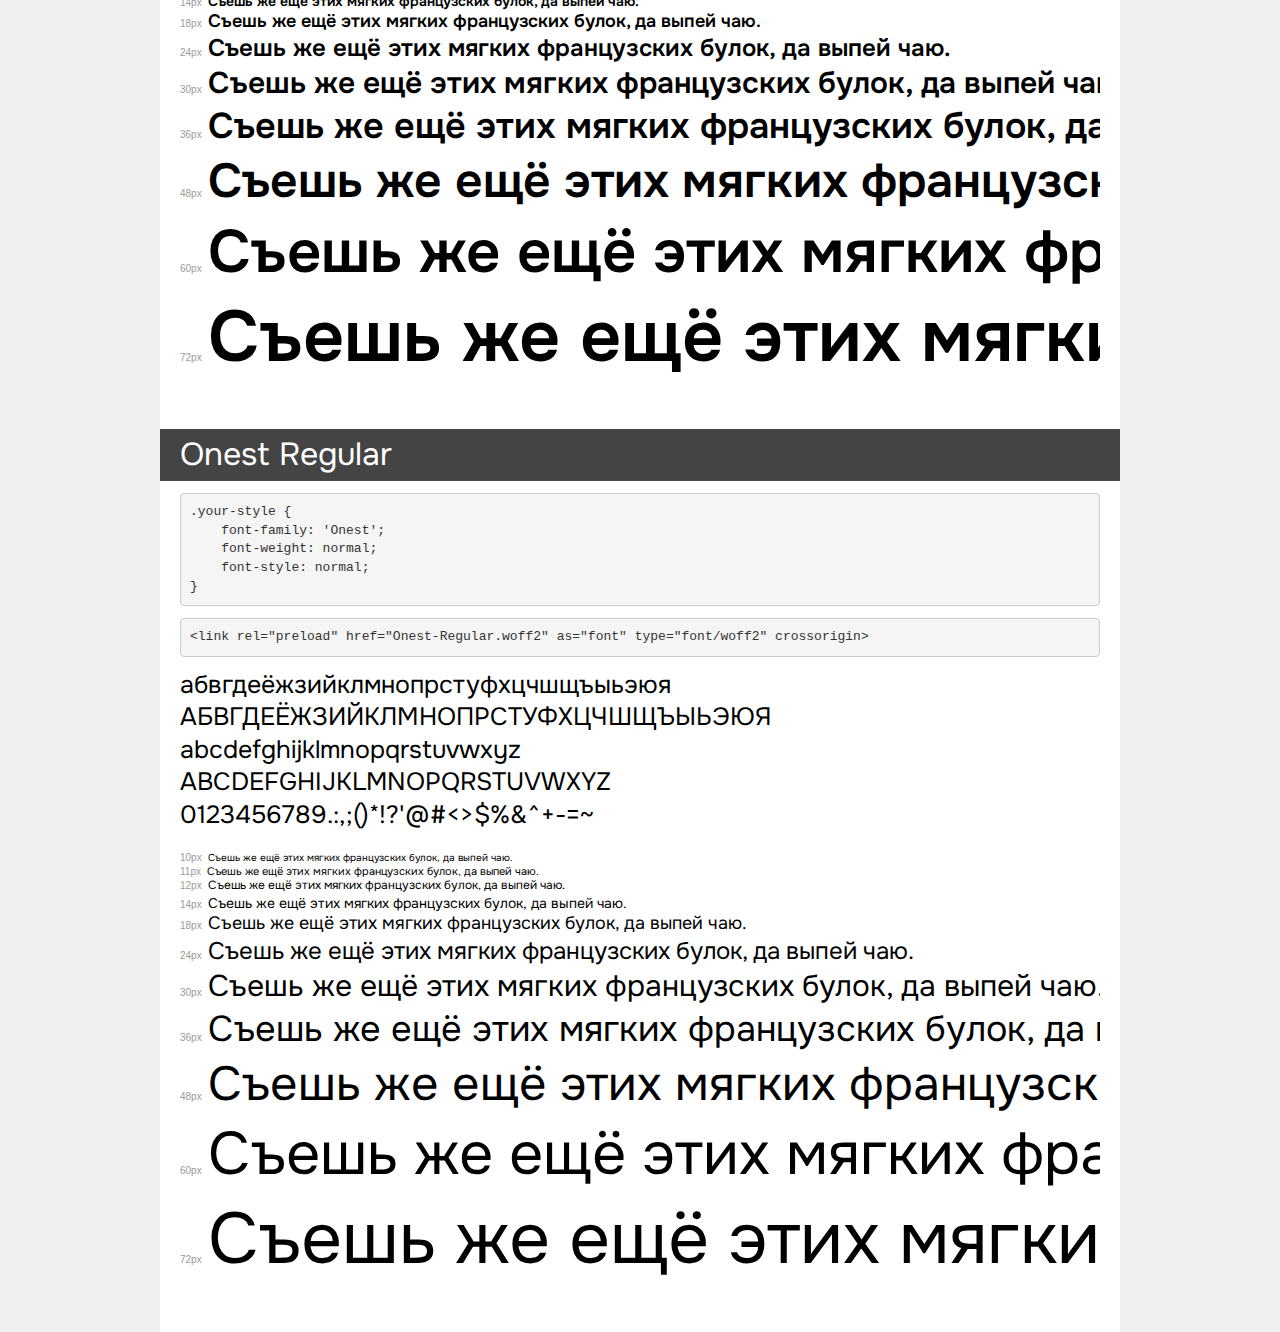
<file: fonts/onest/demo.html>
<!DOCTYPE html>
<html lang="en">
<head>
    <meta charset="utf-8">
    <meta http-equiv="X-UA-Compatible" content="IE=edge">
    <meta name="viewport" content="width=device-width, initial-scale=1">
    <meta name="robots" content="noindex, noarchive">
    <meta name="format-detection" content="telephone=no">
    <title>Transfonter demo</title>
    <link href="stylesheet.css" rel="stylesheet">
    <style>
        /*
        http://meyerweb.com/eric/tools/css/reset/
        v2.0 | 20110126
        License: none (public domain)
        */
        html, body, div, span, applet, object, iframe,
        h1, h2, h3, h4, h5, h6, p, blockquote, pre,
        a, abbr, acronym, address, big, cite, code,
        del, dfn, em, img, ins, kbd, q, s, samp,
        small, strike, strong, sub, sup, tt, var,
        b, u, i, center,
        dl, dt, dd, ol, ul, li,
        fieldset, form, label, legend,
        table, caption, tbody, tfoot, thead, tr, th, td,
        article, aside, canvas, details, embed,
        figure, figcaption, footer, header, hgroup,
        menu, nav, output, ruby, section, summary,
        time, mark, audio, video {
            margin: 0;
            padding: 0;
            border: 0;
            font-size: 100%;
            font: inherit;
            vertical-align: baseline;
        }
        /* HTML5 display-role reset for older browsers */
        article, aside, details, figcaption, figure,
        footer, header, hgroup, menu, nav, section {
            display: block;
        }
        body {
            line-height: 1;
        }
        ol, ul {
            list-style: none;
        }
        blockquote, q {
            quotes: none;
        }
        blockquote:before, blockquote:after,
        q:before, q:after {
            content: '';
            content: none;
        }
        table {
            border-collapse: collapse;
            border-spacing: 0;
        }
        /* demo styles */
        body {
            background: #f0f0f0;
            color: #000;
        }
        .page {
            background: #fff;
            width: 920px;
            margin: 0 auto;
            padding: 20px 20px 0 20px;
            overflow: hidden;
        }
        .font-container {
            overflow-x: auto;
            overflow-y: hidden;
            margin-bottom: 40px;
            line-height: 1.3;
            white-space: nowrap;
            padding-bottom: 5px;
        }
        h1 {
            position: relative;
            background: #444;
            font-size: 32px;
            color: #fff;
            padding: 10px 20px;
            margin: 0 -20px 12px -20px;
        }
        .letters {
            font-size: 25px;
            margin-bottom: 20px;
        }
        .s10:before {
            content: '10px';
        }
        .s11:before {
            content: '11px';
        }
        .s12:before {
            content: '12px';
        }
        .s14:before {
            content: '14px';
        }
        .s18:before {
            content: '18px';
        }
        .s24:before {
            content: '24px';
        }
        .s30:before {
            content: '30px';
        }
        .s36:before {
            content: '36px';
        }
        .s48:before {
            content: '48px';
        }
        .s60:before {
            content: '60px';
        }
        .s72:before {
            content: '72px';
        }
        .s10:before, .s11:before, .s12:before, .s14:before,
        .s18:before, .s24:before, .s30:before, .s36:before,
        .s48:before, .s60:before, .s72:before {
            font-family: Arial, sans-serif;
            font-size: 10px;
            font-weight: normal;
            font-style: normal;
            color: #999;
            padding-right: 6px;
        }
        pre {
            display: block;
            padding: 9px;
            margin: 0 0 12px;
            font-family: Monaco, Menlo, Consolas, "Courier New", monospace;
            font-size: 13px;
            line-height: 1.428571429;
            color: #333;
            font-weight: normal;
            font-style: normal;
            background-color: #f5f5f5;
            border: 1px solid #ccc;
            overflow-x: auto;
            border-radius: 4px;
        }
        /* responsive */
        @media (max-width: 959px) {
            .page {
                width: auto;
                margin: 0;
            }
        }
    </style>
</head>
<body>
<div class="page">
    <div class="demo">
        <h1 style="font-family: 'Onest'; font-weight: bold; font-style: normal;">Onest Bold</h1>
        <pre title="Usage">.your-style {
    font-family: 'Onest';
    font-weight: bold;
    font-style: normal;
}</pre>
        <pre title="Preload (optional)">
&lt;link rel=&quot;preload&quot; href=&quot;Onest-Bold.woff2&quot; as=&quot;font&quot; type=&quot;font/woff2&quot; crossorigin&gt;</pre>
        <div class="font-container" style="font-family: 'Onest'; font-weight: bold; font-style: normal;">
            <p class="letters">
                абвгдеёжзийклмнопрстуфхцчшщъыьэюя<br>
АБВГДЕЁЖЗИЙКЛМНОПРСТУФХЦЧШЩЪЫЬЭЮЯ<br>
abcdefghijklmnopqrstuvwxyz<br>
ABCDEFGHIJKLMNOPQRSTUVWXYZ<br>
                0123456789.:,;()*!?'@#&lt;&gt;$%&^+-=~
            </p>
            <p class="s10" style="font-size: 10px;">Съешь же ещё этих мягких французских булок, да выпей чаю.</p>
            <p class="s11" style="font-size: 11px;">Съешь же ещё этих мягких французских булок, да выпей чаю.</p>
            <p class="s12" style="font-size: 12px;">Съешь же ещё этих мягких французских булок, да выпей чаю.</p>
            <p class="s14" style="font-size: 14px;">Съешь же ещё этих мягких французских булок, да выпей чаю.</p>
            <p class="s18" style="font-size: 18px;">Съешь же ещё этих мягких французских булок, да выпей чаю.</p>
            <p class="s24" style="font-size: 24px;">Съешь же ещё этих мягких французских булок, да выпей чаю.</p>
            <p class="s30" style="font-size: 30px;">Съешь же ещё этих мягких французских булок, да выпей чаю.</p>
            <p class="s36" style="font-size: 36px;">Съешь же ещё этих мягких французских булок, да выпей чаю.</p>
            <p class="s48" style="font-size: 48px;">Съешь же ещё этих мягких французских булок, да выпей чаю.</p>
            <p class="s60" style="font-size: 60px;">Съешь же ещё этих мягких французских булок, да выпей чаю.</p>
            <p class="s72" style="font-size: 72px;">Съешь же ещё этих мягких французских булок, да выпей чаю.</p>
        </div>
    </div>

    <div class="demo">
        <h1 style="font-family: 'Onest'; font-weight: bold; font-style: normal;">Onest ExtraBold</h1>
        <pre title="Usage">.your-style {
    font-family: 'Onest';
    font-weight: bold;
    font-style: normal;
}</pre>
        <pre title="Preload (optional)">
&lt;link rel=&quot;preload&quot; href=&quot;Onest-ExtraBold.woff2&quot; as=&quot;font&quot; type=&quot;font/woff2&quot; crossorigin&gt;</pre>
        <div class="font-container" style="font-family: 'Onest'; font-weight: bold; font-style: normal;">
            <p class="letters">
                абвгдеёжзийклмнопрстуфхцчшщъыьэюя<br>
АБВГДЕЁЖЗИЙКЛМНОПРСТУФХЦЧШЩЪЫЬЭЮЯ<br>
abcdefghijklmnopqrstuvwxyz<br>
ABCDEFGHIJKLMNOPQRSTUVWXYZ<br>
                0123456789.:,;()*!?'@#&lt;&gt;$%&^+-=~
            </p>
            <p class="s10" style="font-size: 10px;">Съешь же ещё этих мягких французских булок, да выпей чаю.</p>
            <p class="s11" style="font-size: 11px;">Съешь же ещё этих мягких французских булок, да выпей чаю.</p>
            <p class="s12" style="font-size: 12px;">Съешь же ещё этих мягких французских булок, да выпей чаю.</p>
            <p class="s14" style="font-size: 14px;">Съешь же ещё этих мягких французских булок, да выпей чаю.</p>
            <p class="s18" style="font-size: 18px;">Съешь же ещё этих мягких французских булок, да выпей чаю.</p>
            <p class="s24" style="font-size: 24px;">Съешь же ещё этих мягких французских булок, да выпей чаю.</p>
            <p class="s30" style="font-size: 30px;">Съешь же ещё этих мягких французских булок, да выпей чаю.</p>
            <p class="s36" style="font-size: 36px;">Съешь же ещё этих мягких французских булок, да выпей чаю.</p>
            <p class="s48" style="font-size: 48px;">Съешь же ещё этих мягких французских булок, да выпей чаю.</p>
            <p class="s60" style="font-size: 60px;">Съешь же ещё этих мягких французских булок, да выпей чаю.</p>
            <p class="s72" style="font-size: 72px;">Съешь же ещё этих мягких французских булок, да выпей чаю.</p>
        </div>
    </div>

    <div class="demo">
        <h1 style="font-family: 'Onest'; font-weight: 500; font-style: normal;">Onest Medium</h1>
        <pre title="Usage">.your-style {
    font-family: 'Onest';
    font-weight: 500;
    font-style: normal;
}</pre>
        <pre title="Preload (optional)">
&lt;link rel=&quot;preload&quot; href=&quot;Onest-Medium.woff2&quot; as=&quot;font&quot; type=&quot;font/woff2&quot; crossorigin&gt;</pre>
        <div class="font-container" style="font-family: 'Onest'; font-weight: 500; font-style: normal;">
            <p class="letters">
                абвгдеёжзийклмнопрстуфхцчшщъыьэюя<br>
АБВГДЕЁЖЗИЙКЛМНОПРСТУФХЦЧШЩЪЫЬЭЮЯ<br>
abcdefghijklmnopqrstuvwxyz<br>
ABCDEFGHIJKLMNOPQRSTUVWXYZ<br>
                0123456789.:,;()*!?'@#&lt;&gt;$%&^+-=~
            </p>
            <p class="s10" style="font-size: 10px;">Съешь же ещё этих мягких французских булок, да выпей чаю.</p>
            <p class="s11" style="font-size: 11px;">Съешь же ещё этих мягких французских булок, да выпей чаю.</p>
            <p class="s12" style="font-size: 12px;">Съешь же ещё этих мягких французских булок, да выпей чаю.</p>
            <p class="s14" style="font-size: 14px;">Съешь же ещё этих мягких французских булок, да выпей чаю.</p>
            <p class="s18" style="font-size: 18px;">Съешь же ещё этих мягких французских булок, да выпей чаю.</p>
            <p class="s24" style="font-size: 24px;">Съешь же ещё этих мягких французских булок, да выпей чаю.</p>
            <p class="s30" style="font-size: 30px;">Съешь же ещё этих мягких французских булок, да выпей чаю.</p>
            <p class="s36" style="font-size: 36px;">Съешь же ещё этих мягких французских булок, да выпей чаю.</p>
            <p class="s48" style="font-size: 48px;">Съешь же ещё этих мягких французских булок, да выпей чаю.</p>
            <p class="s60" style="font-size: 60px;">Съешь же ещё этих мягких французских булок, да выпей чаю.</p>
            <p class="s72" style="font-size: 72px;">Съешь же ещё этих мягких французских булок, да выпей чаю.</p>
        </div>
    </div>

    <div class="demo">
        <h1 style="font-family: 'Onest'; font-weight: 600; font-style: normal;">Onest SemiBold</h1>
        <pre title="Usage">.your-style {
    font-family: 'Onest';
    font-weight: 600;
    font-style: normal;
}</pre>
        <pre title="Preload (optional)">
&lt;link rel=&quot;preload&quot; href=&quot;Onest-SemiBold.woff2&quot; as=&quot;font&quot; type=&quot;font/woff2&quot; crossorigin&gt;</pre>
        <div class="font-container" style="font-family: 'Onest'; font-weight: 600; font-style: normal;">
            <p class="letters">
                абвгдеёжзийклмнопрстуфхцчшщъыьэюя<br>
АБВГДЕЁЖЗИЙКЛМНОПРСТУФХЦЧШЩЪЫЬЭЮЯ<br>
abcdefghijklmnopqrstuvwxyz<br>
ABCDEFGHIJKLMNOPQRSTUVWXYZ<br>
                0123456789.:,;()*!?'@#&lt;&gt;$%&^+-=~
            </p>
            <p class="s10" style="font-size: 10px;">Съешь же ещё этих мягких французских булок, да выпей чаю.</p>
            <p class="s11" style="font-size: 11px;">Съешь же ещё этих мягких французских булок, да выпей чаю.</p>
            <p class="s12" style="font-size: 12px;">Съешь же ещё этих мягких французских булок, да выпей чаю.</p>
            <p class="s14" style="font-size: 14px;">Съешь же ещё этих мягких французских булок, да выпей чаю.</p>
            <p class="s18" style="font-size: 18px;">Съешь же ещё этих мягких французских булок, да выпей чаю.</p>
            <p class="s24" style="font-size: 24px;">Съешь же ещё этих мягких французских булок, да выпей чаю.</p>
            <p class="s30" style="font-size: 30px;">Съешь же ещё этих мягких французских булок, да выпей чаю.</p>
            <p class="s36" style="font-size: 36px;">Съешь же ещё этих мягких французских булок, да выпей чаю.</p>
            <p class="s48" style="font-size: 48px;">Съешь же ещё этих мягких французских булок, да выпей чаю.</p>
            <p class="s60" style="font-size: 60px;">Съешь же ещё этих мягких французских булок, да выпей чаю.</p>
            <p class="s72" style="font-size: 72px;">Съешь же ещё этих мягких французских булок, да выпей чаю.</p>
        </div>
    </div>

    <div class="demo">
        <h1 style="font-family: 'Onest'; font-weight: normal; font-style: normal;">Onest Regular</h1>
        <pre title="Usage">.your-style {
    font-family: 'Onest';
    font-weight: normal;
    font-style: normal;
}</pre>
        <pre title="Preload (optional)">
&lt;link rel=&quot;preload&quot; href=&quot;Onest-Regular.woff2&quot; as=&quot;font&quot; type=&quot;font/woff2&quot; crossorigin&gt;</pre>
        <div class="font-container" style="font-family: 'Onest'; font-weight: normal; font-style: normal;">
            <p class="letters">
                абвгдеёжзийклмнопрстуфхцчшщъыьэюя<br>
АБВГДЕЁЖЗИЙКЛМНОПРСТУФХЦЧШЩЪЫЬЭЮЯ<br>
abcdefghijklmnopqrstuvwxyz<br>
ABCDEFGHIJKLMNOPQRSTUVWXYZ<br>
                0123456789.:,;()*!?'@#&lt;&gt;$%&^+-=~
            </p>
            <p class="s10" style="font-size: 10px;">Съешь же ещё этих мягких французских булок, да выпей чаю.</p>
            <p class="s11" style="font-size: 11px;">Съешь же ещё этих мягких французских булок, да выпей чаю.</p>
            <p class="s12" style="font-size: 12px;">Съешь же ещё этих мягких французских булок, да выпей чаю.</p>
            <p class="s14" style="font-size: 14px;">Съешь же ещё этих мягких французских булок, да выпей чаю.</p>
            <p class="s18" style="font-size: 18px;">Съешь же ещё этих мягких французских булок, да выпей чаю.</p>
            <p class="s24" style="font-size: 24px;">Съешь же ещё этих мягких французских булок, да выпей чаю.</p>
            <p class="s30" style="font-size: 30px;">Съешь же ещё этих мягких французских булок, да выпей чаю.</p>
            <p class="s36" style="font-size: 36px;">Съешь же ещё этих мягких французских булок, да выпей чаю.</p>
            <p class="s48" style="font-size: 48px;">Съешь же ещё этих мягких французских булок, да выпей чаю.</p>
            <p class="s60" style="font-size: 60px;">Съешь же ещё этих мягких французских булок, да выпей чаю.</p>
            <p class="s72" style="font-size: 72px;">Съешь же ещё этих мягких французских булок, да выпей чаю.</p>
        </div>
    </div>

</div>
</body>
</html>
</file>
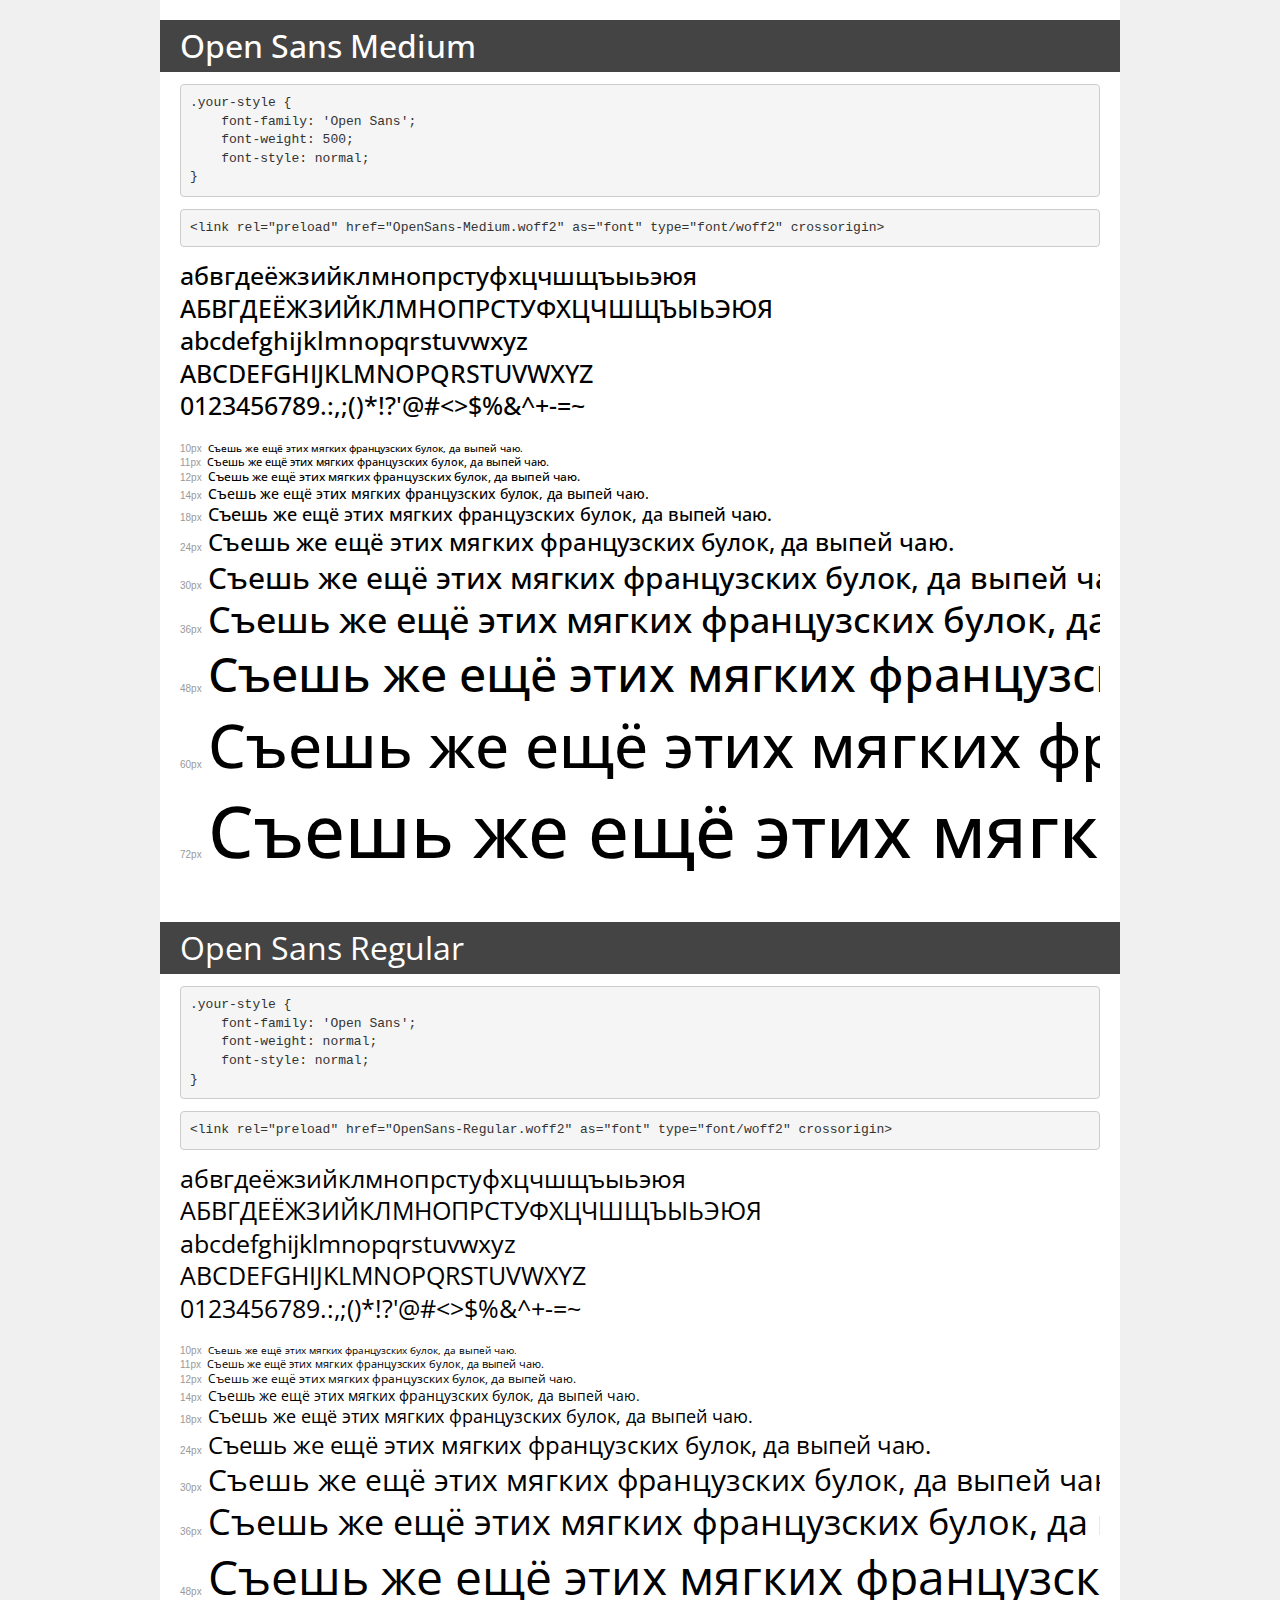
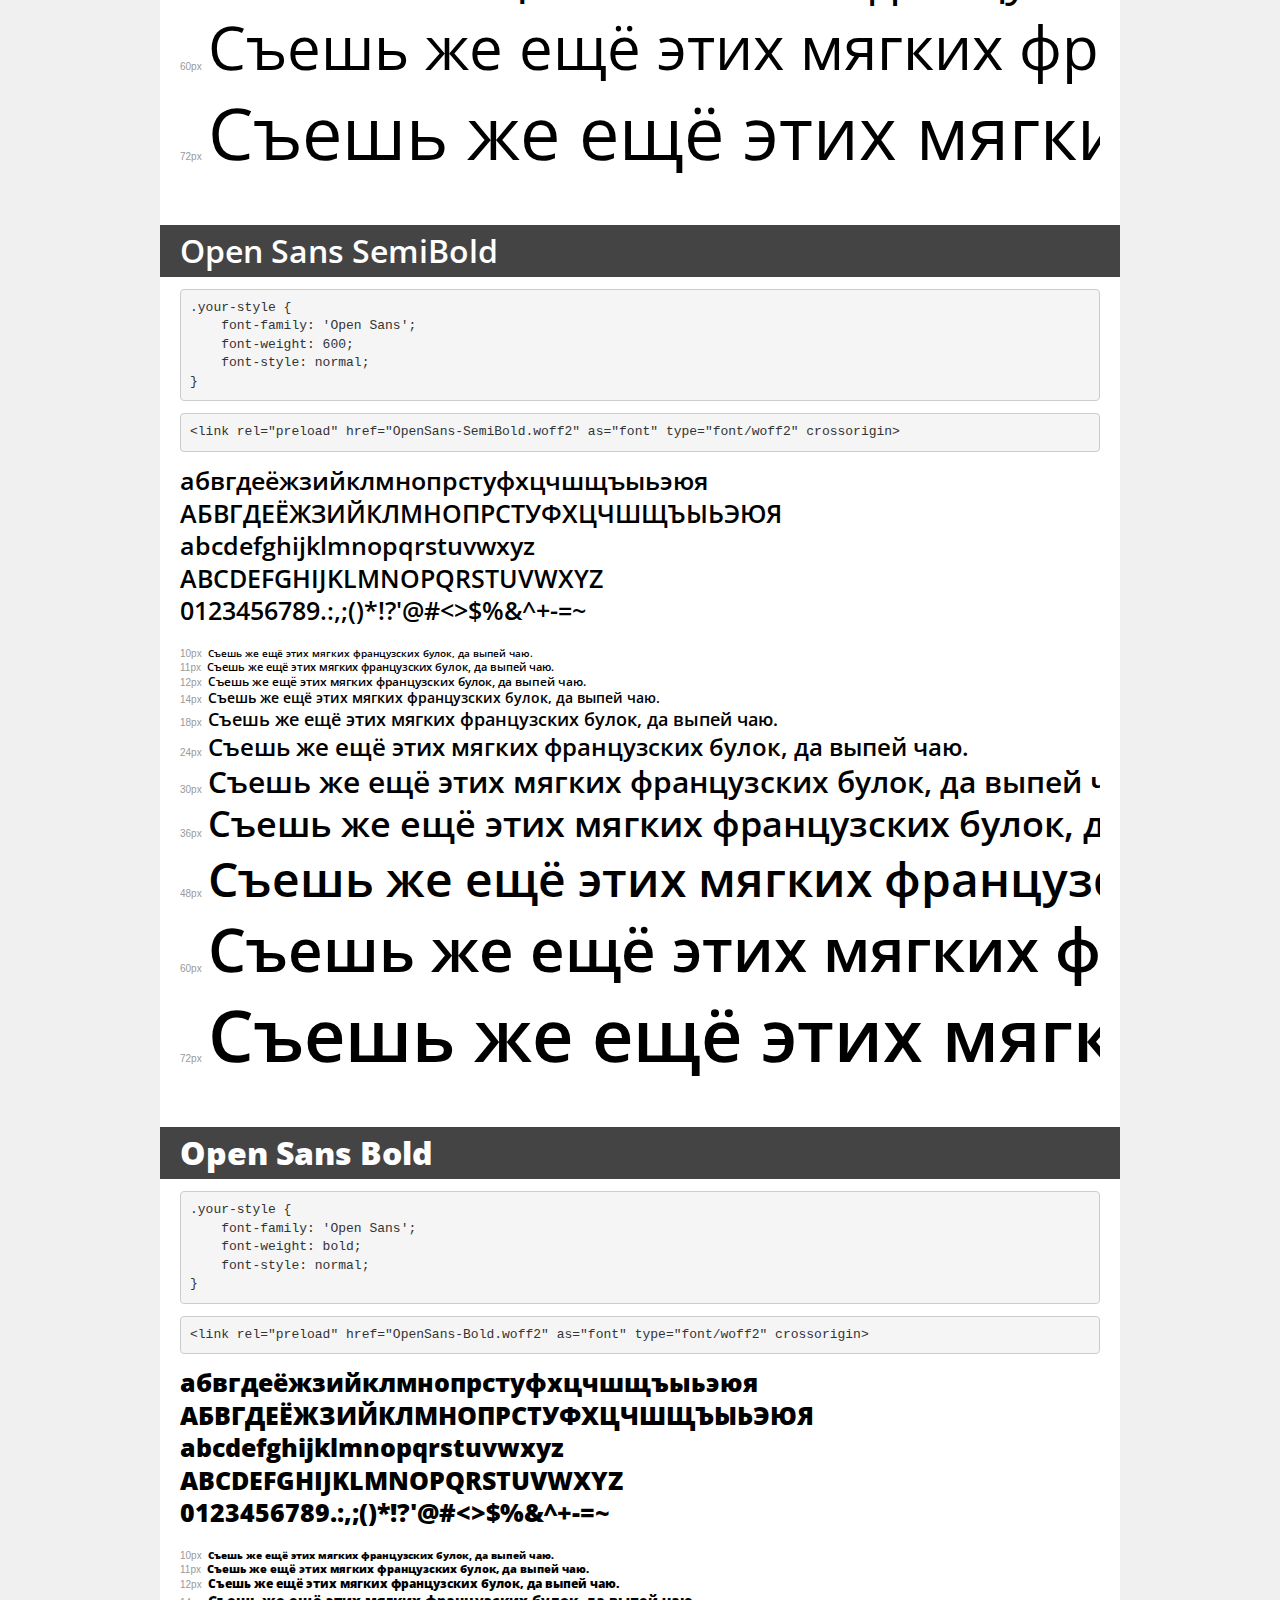
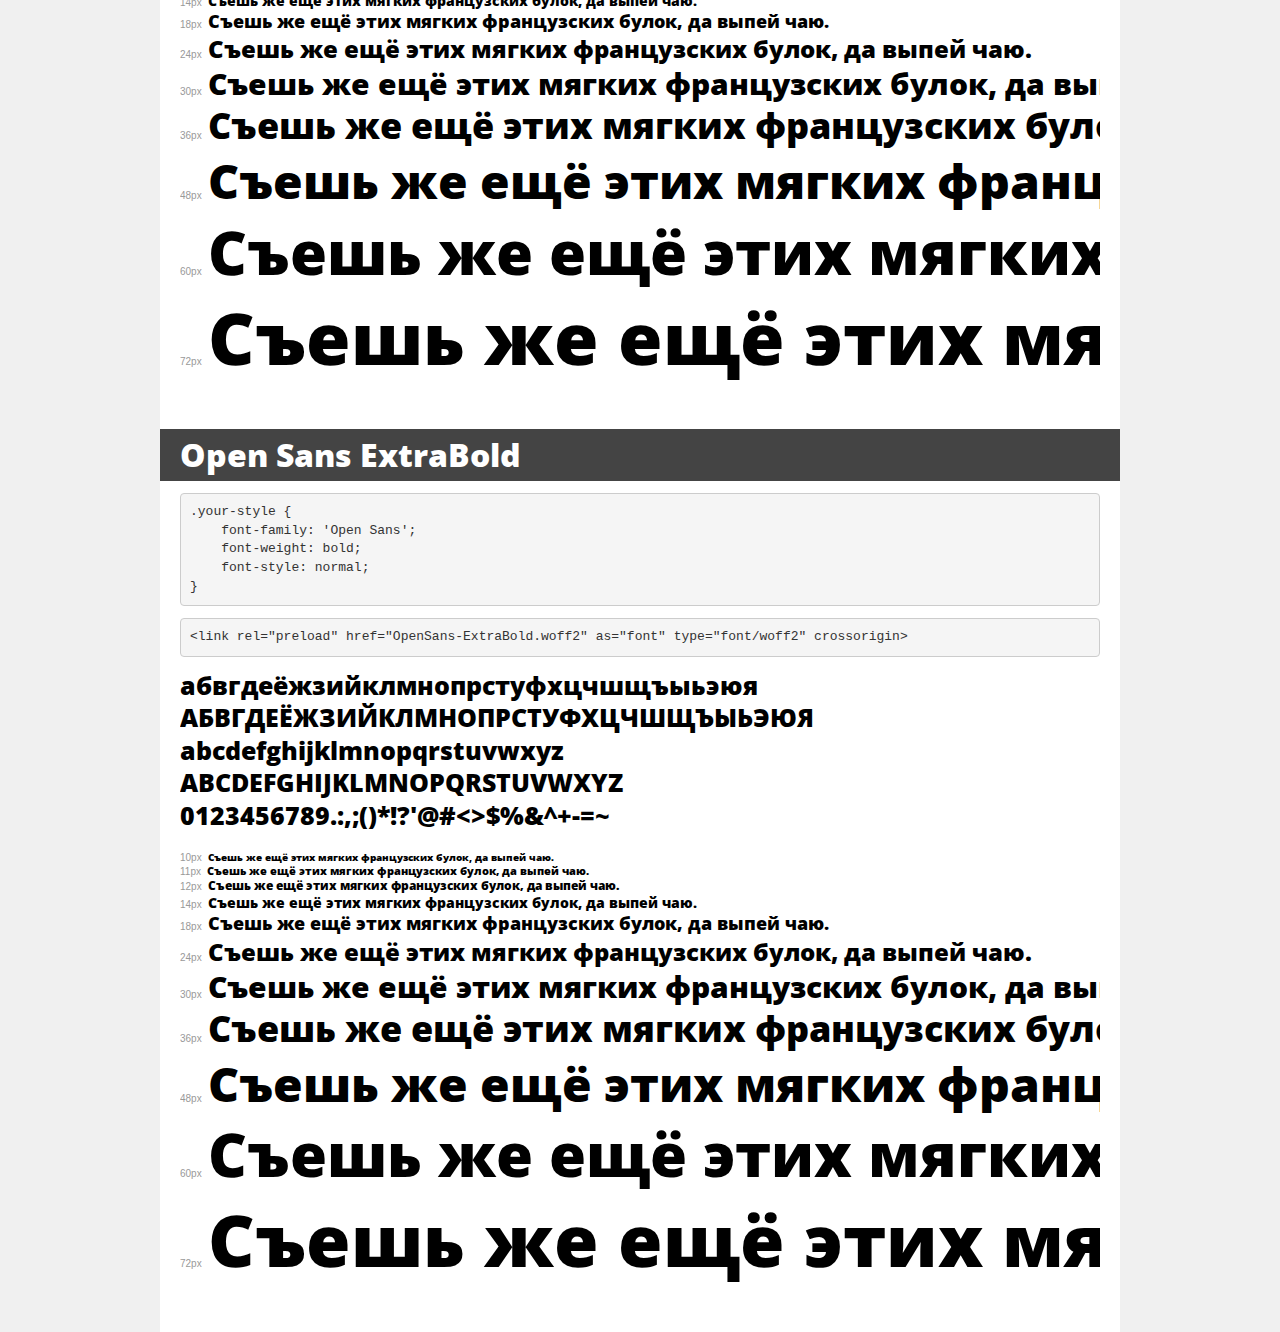
<file: fonts/open_sans/demo.html>
<!DOCTYPE html>
<html lang="en">
<head>
    <meta charset="utf-8">
    <meta http-equiv="X-UA-Compatible" content="IE=edge">
    <meta name="viewport" content="width=device-width, initial-scale=1">
    <meta name="robots" content="noindex, noarchive">
    <meta name="format-detection" content="telephone=no">
    <title>Transfonter demo</title>
    <link href="stylesheet.css" rel="stylesheet">
    <style>
        /*
        http://meyerweb.com/eric/tools/css/reset/
        v2.0 | 20110126
        License: none (public domain)
        */
        html, body, div, span, applet, object, iframe,
        h1, h2, h3, h4, h5, h6, p, blockquote, pre,
        a, abbr, acronym, address, big, cite, code,
        del, dfn, em, img, ins, kbd, q, s, samp,
        small, strike, strong, sub, sup, tt, var,
        b, u, i, center,
        dl, dt, dd, ol, ul, li,
        fieldset, form, label, legend,
        table, caption, tbody, tfoot, thead, tr, th, td,
        article, aside, canvas, details, embed,
        figure, figcaption, footer, header, hgroup,
        menu, nav, output, ruby, section, summary,
        time, mark, audio, video {
            margin: 0;
            padding: 0;
            border: 0;
            font-size: 100%;
            font: inherit;
            vertical-align: baseline;
        }
        /* HTML5 display-role reset for older browsers */
        article, aside, details, figcaption, figure,
        footer, header, hgroup, menu, nav, section {
            display: block;
        }
        body {
            line-height: 1;
        }
        ol, ul {
            list-style: none;
        }
        blockquote, q {
            quotes: none;
        }
        blockquote:before, blockquote:after,
        q:before, q:after {
            content: '';
            content: none;
        }
        table {
            border-collapse: collapse;
            border-spacing: 0;
        }
        /* demo styles */
        body {
            background: #f0f0f0;
            color: #000;
        }
        .page {
            background: #fff;
            width: 920px;
            margin: 0 auto;
            padding: 20px 20px 0 20px;
            overflow: hidden;
        }
        .font-container {
            overflow-x: auto;
            overflow-y: hidden;
            margin-bottom: 40px;
            line-height: 1.3;
            white-space: nowrap;
            padding-bottom: 5px;
        }
        h1 {
            position: relative;
            background: #444;
            font-size: 32px;
            color: #fff;
            padding: 10px 20px;
            margin: 0 -20px 12px -20px;
        }
        .letters {
            font-size: 25px;
            margin-bottom: 20px;
        }
        .s10:before {
            content: '10px';
        }
        .s11:before {
            content: '11px';
        }
        .s12:before {
            content: '12px';
        }
        .s14:before {
            content: '14px';
        }
        .s18:before {
            content: '18px';
        }
        .s24:before {
            content: '24px';
        }
        .s30:before {
            content: '30px';
        }
        .s36:before {
            content: '36px';
        }
        .s48:before {
            content: '48px';
        }
        .s60:before {
            content: '60px';
        }
        .s72:before {
            content: '72px';
        }
        .s10:before, .s11:before, .s12:before, .s14:before,
        .s18:before, .s24:before, .s30:before, .s36:before,
        .s48:before, .s60:before, .s72:before {
            font-family: Arial, sans-serif;
            font-size: 10px;
            font-weight: normal;
            font-style: normal;
            color: #999;
            padding-right: 6px;
        }
        pre {
            display: block;
            padding: 9px;
            margin: 0 0 12px;
            font-family: Monaco, Menlo, Consolas, "Courier New", monospace;
            font-size: 13px;
            line-height: 1.428571429;
            color: #333;
            font-weight: normal;
            font-style: normal;
            background-color: #f5f5f5;
            border: 1px solid #ccc;
            overflow-x: auto;
            border-radius: 4px;
        }
        /* responsive */
        @media (max-width: 959px) {
            .page {
                width: auto;
                margin: 0;
            }
        }
    </style>
</head>
<body>
<div class="page">
    <div class="demo">
        <h1 style="font-family: 'Open Sans'; font-weight: 500; font-style: normal;">Open Sans Medium</h1>
        <pre title="Usage">.your-style {
    font-family: 'Open Sans';
    font-weight: 500;
    font-style: normal;
}</pre>
        <pre title="Preload (optional)">
&lt;link rel=&quot;preload&quot; href=&quot;OpenSans-Medium.woff2&quot; as=&quot;font&quot; type=&quot;font/woff2&quot; crossorigin&gt;</pre>
        <div class="font-container" style="font-family: 'Open Sans'; font-weight: 500; font-style: normal;">
            <p class="letters">
                абвгдеёжзийклмнопрстуфхцчшщъыьэюя<br>
АБВГДЕЁЖЗИЙКЛМНОПРСТУФХЦЧШЩЪЫЬЭЮЯ<br>
abcdefghijklmnopqrstuvwxyz<br>
ABCDEFGHIJKLMNOPQRSTUVWXYZ<br>
                0123456789.:,;()*!?'@#&lt;&gt;$%&^+-=~
            </p>
            <p class="s10" style="font-size: 10px;">Съешь же ещё этих мягких французских булок, да выпей чаю.</p>
            <p class="s11" style="font-size: 11px;">Съешь же ещё этих мягких французских булок, да выпей чаю.</p>
            <p class="s12" style="font-size: 12px;">Съешь же ещё этих мягких французских булок, да выпей чаю.</p>
            <p class="s14" style="font-size: 14px;">Съешь же ещё этих мягких французских булок, да выпей чаю.</p>
            <p class="s18" style="font-size: 18px;">Съешь же ещё этих мягких французских булок, да выпей чаю.</p>
            <p class="s24" style="font-size: 24px;">Съешь же ещё этих мягких французских булок, да выпей чаю.</p>
            <p class="s30" style="font-size: 30px;">Съешь же ещё этих мягких французских булок, да выпей чаю.</p>
            <p class="s36" style="font-size: 36px;">Съешь же ещё этих мягких французских булок, да выпей чаю.</p>
            <p class="s48" style="font-size: 48px;">Съешь же ещё этих мягких французских булок, да выпей чаю.</p>
            <p class="s60" style="font-size: 60px;">Съешь же ещё этих мягких французских булок, да выпей чаю.</p>
            <p class="s72" style="font-size: 72px;">Съешь же ещё этих мягких французских булок, да выпей чаю.</p>
        </div>
    </div>

    <div class="demo">
        <h1 style="font-family: 'Open Sans'; font-weight: normal; font-style: normal;">Open Sans Regular</h1>
        <pre title="Usage">.your-style {
    font-family: 'Open Sans';
    font-weight: normal;
    font-style: normal;
}</pre>
        <pre title="Preload (optional)">
&lt;link rel=&quot;preload&quot; href=&quot;OpenSans-Regular.woff2&quot; as=&quot;font&quot; type=&quot;font/woff2&quot; crossorigin&gt;</pre>
        <div class="font-container" style="font-family: 'Open Sans'; font-weight: normal; font-style: normal;">
            <p class="letters">
                абвгдеёжзийклмнопрстуфхцчшщъыьэюя<br>
АБВГДЕЁЖЗИЙКЛМНОПРСТУФХЦЧШЩЪЫЬЭЮЯ<br>
abcdefghijklmnopqrstuvwxyz<br>
ABCDEFGHIJKLMNOPQRSTUVWXYZ<br>
                0123456789.:,;()*!?'@#&lt;&gt;$%&^+-=~
            </p>
            <p class="s10" style="font-size: 10px;">Съешь же ещё этих мягких французских булок, да выпей чаю.</p>
            <p class="s11" style="font-size: 11px;">Съешь же ещё этих мягких французских булок, да выпей чаю.</p>
            <p class="s12" style="font-size: 12px;">Съешь же ещё этих мягких французских булок, да выпей чаю.</p>
            <p class="s14" style="font-size: 14px;">Съешь же ещё этих мягких французских булок, да выпей чаю.</p>
            <p class="s18" style="font-size: 18px;">Съешь же ещё этих мягких французских булок, да выпей чаю.</p>
            <p class="s24" style="font-size: 24px;">Съешь же ещё этих мягких французских булок, да выпей чаю.</p>
            <p class="s30" style="font-size: 30px;">Съешь же ещё этих мягких французских булок, да выпей чаю.</p>
            <p class="s36" style="font-size: 36px;">Съешь же ещё этих мягких французских булок, да выпей чаю.</p>
            <p class="s48" style="font-size: 48px;">Съешь же ещё этих мягких французских булок, да выпей чаю.</p>
            <p class="s60" style="font-size: 60px;">Съешь же ещё этих мягких французских булок, да выпей чаю.</p>
            <p class="s72" style="font-size: 72px;">Съешь же ещё этих мягких французских булок, да выпей чаю.</p>
        </div>
    </div>

    <div class="demo">
        <h1 style="font-family: 'Open Sans'; font-weight: 600; font-style: normal;">Open Sans SemiBold</h1>
        <pre title="Usage">.your-style {
    font-family: 'Open Sans';
    font-weight: 600;
    font-style: normal;
}</pre>
        <pre title="Preload (optional)">
&lt;link rel=&quot;preload&quot; href=&quot;OpenSans-SemiBold.woff2&quot; as=&quot;font&quot; type=&quot;font/woff2&quot; crossorigin&gt;</pre>
        <div class="font-container" style="font-family: 'Open Sans'; font-weight: 600; font-style: normal;">
            <p class="letters">
                абвгдеёжзийклмнопрстуфхцчшщъыьэюя<br>
АБВГДЕЁЖЗИЙКЛМНОПРСТУФХЦЧШЩЪЫЬЭЮЯ<br>
abcdefghijklmnopqrstuvwxyz<br>
ABCDEFGHIJKLMNOPQRSTUVWXYZ<br>
                0123456789.:,;()*!?'@#&lt;&gt;$%&^+-=~
            </p>
            <p class="s10" style="font-size: 10px;">Съешь же ещё этих мягких французских булок, да выпей чаю.</p>
            <p class="s11" style="font-size: 11px;">Съешь же ещё этих мягких французских булок, да выпей чаю.</p>
            <p class="s12" style="font-size: 12px;">Съешь же ещё этих мягких французских булок, да выпей чаю.</p>
            <p class="s14" style="font-size: 14px;">Съешь же ещё этих мягких французских булок, да выпей чаю.</p>
            <p class="s18" style="font-size: 18px;">Съешь же ещё этих мягких французских булок, да выпей чаю.</p>
            <p class="s24" style="font-size: 24px;">Съешь же ещё этих мягких французских булок, да выпей чаю.</p>
            <p class="s30" style="font-size: 30px;">Съешь же ещё этих мягких французских булок, да выпей чаю.</p>
            <p class="s36" style="font-size: 36px;">Съешь же ещё этих мягких французских булок, да выпей чаю.</p>
            <p class="s48" style="font-size: 48px;">Съешь же ещё этих мягких французских булок, да выпей чаю.</p>
            <p class="s60" style="font-size: 60px;">Съешь же ещё этих мягких французских булок, да выпей чаю.</p>
            <p class="s72" style="font-size: 72px;">Съешь же ещё этих мягких французских булок, да выпей чаю.</p>
        </div>
    </div>

    <div class="demo">
        <h1 style="font-family: 'Open Sans'; font-weight: bold; font-style: normal;">Open Sans Bold</h1>
        <pre title="Usage">.your-style {
    font-family: 'Open Sans';
    font-weight: bold;
    font-style: normal;
}</pre>
        <pre title="Preload (optional)">
&lt;link rel=&quot;preload&quot; href=&quot;OpenSans-Bold.woff2&quot; as=&quot;font&quot; type=&quot;font/woff2&quot; crossorigin&gt;</pre>
        <div class="font-container" style="font-family: 'Open Sans'; font-weight: bold; font-style: normal;">
            <p class="letters">
                абвгдеёжзийклмнопрстуфхцчшщъыьэюя<br>
АБВГДЕЁЖЗИЙКЛМНОПРСТУФХЦЧШЩЪЫЬЭЮЯ<br>
abcdefghijklmnopqrstuvwxyz<br>
ABCDEFGHIJKLMNOPQRSTUVWXYZ<br>
                0123456789.:,;()*!?'@#&lt;&gt;$%&^+-=~
            </p>
            <p class="s10" style="font-size: 10px;">Съешь же ещё этих мягких французских булок, да выпей чаю.</p>
            <p class="s11" style="font-size: 11px;">Съешь же ещё этих мягких французских булок, да выпей чаю.</p>
            <p class="s12" style="font-size: 12px;">Съешь же ещё этих мягких французских булок, да выпей чаю.</p>
            <p class="s14" style="font-size: 14px;">Съешь же ещё этих мягких французских булок, да выпей чаю.</p>
            <p class="s18" style="font-size: 18px;">Съешь же ещё этих мягких французских булок, да выпей чаю.</p>
            <p class="s24" style="font-size: 24px;">Съешь же ещё этих мягких французских булок, да выпей чаю.</p>
            <p class="s30" style="font-size: 30px;">Съешь же ещё этих мягких французских булок, да выпей чаю.</p>
            <p class="s36" style="font-size: 36px;">Съешь же ещё этих мягких французских булок, да выпей чаю.</p>
            <p class="s48" style="font-size: 48px;">Съешь же ещё этих мягких французских булок, да выпей чаю.</p>
            <p class="s60" style="font-size: 60px;">Съешь же ещё этих мягких французских булок, да выпей чаю.</p>
            <p class="s72" style="font-size: 72px;">Съешь же ещё этих мягких французских булок, да выпей чаю.</p>
        </div>
    </div>

    <div class="demo">
        <h1 style="font-family: 'Open Sans'; font-weight: bold; font-style: normal;">Open Sans ExtraBold</h1>
        <pre title="Usage">.your-style {
    font-family: 'Open Sans';
    font-weight: bold;
    font-style: normal;
}</pre>
        <pre title="Preload (optional)">
&lt;link rel=&quot;preload&quot; href=&quot;OpenSans-ExtraBold.woff2&quot; as=&quot;font&quot; type=&quot;font/woff2&quot; crossorigin&gt;</pre>
        <div class="font-container" style="font-family: 'Open Sans'; font-weight: bold; font-style: normal;">
            <p class="letters">
                абвгдеёжзийклмнопрстуфхцчшщъыьэюя<br>
АБВГДЕЁЖЗИЙКЛМНОПРСТУФХЦЧШЩЪЫЬЭЮЯ<br>
abcdefghijklmnopqrstuvwxyz<br>
ABCDEFGHIJKLMNOPQRSTUVWXYZ<br>
                0123456789.:,;()*!?'@#&lt;&gt;$%&^+-=~
            </p>
            <p class="s10" style="font-size: 10px;">Съешь же ещё этих мягких французских булок, да выпей чаю.</p>
            <p class="s11" style="font-size: 11px;">Съешь же ещё этих мягких французских булок, да выпей чаю.</p>
            <p class="s12" style="font-size: 12px;">Съешь же ещё этих мягких французских булок, да выпей чаю.</p>
            <p class="s14" style="font-size: 14px;">Съешь же ещё этих мягких французских булок, да выпей чаю.</p>
            <p class="s18" style="font-size: 18px;">Съешь же ещё этих мягких французских булок, да выпей чаю.</p>
            <p class="s24" style="font-size: 24px;">Съешь же ещё этих мягких французских булок, да выпей чаю.</p>
            <p class="s30" style="font-size: 30px;">Съешь же ещё этих мягких французских булок, да выпей чаю.</p>
            <p class="s36" style="font-size: 36px;">Съешь же ещё этих мягких французских булок, да выпей чаю.</p>
            <p class="s48" style="font-size: 48px;">Съешь же ещё этих мягких французских булок, да выпей чаю.</p>
            <p class="s60" style="font-size: 60px;">Съешь же ещё этих мягких французских булок, да выпей чаю.</p>
            <p class="s72" style="font-size: 72px;">Съешь же ещё этих мягких французских булок, да выпей чаю.</p>
        </div>
    </div>

</div>
</body>
</html>
</file>
<file: css/main-site.css>
* {
    box-sizing: border-box;
    margin: 0;
    padding: 0;
    font-family: Arial, sans-serif;
}

body {
    display: flex;
}

.container {
    display: flex;
    width: 100%;
}

.sidebar {
    width: 250px;
    background-color: #343a40;
    color: #fff;
    padding: 20px;
    height: 100vh;
    overflow-y: auto;
    position: fixed;
}

.logo {
    margin-bottom: 20px;
}

.logo-text {
    color: #28a745;
    font-size: 24px;
    font-weight: bold;
    text-decoration: none;
}

.menu {
    list-style: none;
}

.menu li {
    padding: 10px;
    cursor: pointer;
    border-bottom: 1px solid #474f57;
}

.menu li:hover {
    background-color: #474f57;
}

.menu li a {
    color: #fff;
    text-decoration: none;
}

.has-submenu .submenu {
    display: none;
    list-style: none;
    padding-left: 20px;
}

.has-submenu.open .submenu {
    display: block;
}

.main-content {
    margin-left: 270px;
    padding: 20px;
    background-color: #f8f9fa;
    width: calc(100% - 270px);
    min-height: 100vh;
}

.header {
    display: flex;
    justify-content: space-between;
    align-items: center;
    margin-bottom: 20px;
    background-color: #fff;
    padding: 10px 20px;
    position: sticky;
    top: 0;
    z-index: 1000;
}

.language-switcher select {
    padding: 5px;
    margin-right: 20px;
}

.balance-container {
    display: flex;
    align-items: center;
}

.balance {
    margin-right: 10px;
}

.add-balance {
    padding: 5px 10px;
    background-color: #28a745;
    color: #fff;
    border: none;
    cursor: pointer;
}

.icons .icon {
    margin-left: 10px;
    cursor: pointer;
}

.stats, .charts, .traffic-and-top-products {
    display: flex;
    justify-content: space-between;
    margin-bottom: 20px;
}

.stat, .chart, .traffic, .top-products {
    background-color: #fff;
    padding: 20px;
    border-radius: 5px;
    box-shadow: 0 0 10px rgba(0,0,0,0.1);
    width: 48%;
}

.stat-header, .chart-header, .traffic-header, .top-products-header {
    display: flex;
    justify-content: space-between;
    align-items: center;
    margin-bottom: 10px;
}

.stat-title, .chart-title, .traffic-title, .top-products-title {
    font-size: 16px;
    font-weight: bold;
}

.stat-period select, .chart-period select, .traffic-period select, .top-products-period select {
    padding: 5px;
}

.stat-value {
    font-size: 24px;
    font-weight: bold;
}

.orders-limit {
    background-color: #fff;
    padding: 20px;
    text-align: center;
    border-radius: 5px;
    box-shadow: 0 0 10px rgba(0,0,0,0.1);
}

.orders-limit p {
    margin-bottom: 20px;
    font-size: 18px;
}

.tariff-plan {
    padding: 10px 20px;
    background-color: #28a745;
    color: #fff;
    border: none;
    cursor: pointer;
    font-size: 16px;
}

.tariffs {
    background-color: #f8f9fa;
}

.tariff-switcher {
    text-align: center;
    margin-bottom: 20px;
}

.switch {
    padding: 10px 20px;
    margin: 0 5px;
    cursor: pointer;
    border: none;
    background-color: #ddd;
    color: #333;
}

.switch.active {
    background-color: #28a745;
    color: #fff;
}

.tariff-plans {
    display: flex;
    justify-content: space-between;
}

.tariff {
    background-color: #fff;
    padding: 20px;
    border-radius: 5px;
    box-shadow: 0 0 10px rgba(0,0,0,0.1);
    width: 30%;
    text-align: center;
}

.tariff h3 {
    font-size: 20px;
    margin-bottom: 10px;
}

.tariff p {
    font-size: 24px;
    font-weight: bold;
    margin-bottom: 20px;
}

.tariff ul {
    list-style: none;
    padding: 0;
}

.tariff li {
    margin-bottom: 10px;
}

.tariff .inactive {
    color: #ccc;
    text-decoration: line-through;
}
</file>
<file: fonts/onest/stylesheet.css>
@font-face {
    font-family: 'Onest';
    src: url('Onest-Bold.woff2') format('woff2');
    font-weight: bold;
    font-style: normal;
    font-display: swap;
}

@font-face {
    font-family: 'Onest';
    src: url('Onest-ExtraBold.woff2') format('woff2');
    font-weight: bold;
    font-style: normal;
    font-display: swap;
}

@font-face {
    font-family: 'Onest';
    src: url('Onest-Medium.woff2') format('woff2');
    font-weight: 500;
    font-style: normal;
    font-display: swap;
}

@font-face {
    font-family: 'Onest';
    src: url('Onest-SemiBold.woff2') format('woff2');
    font-weight: 600;
    font-style: normal;
    font-display: swap;
}

@font-face {
    font-family: 'Onest';
    src: url('Onest-Regular.woff2') format('woff2');
    font-weight: normal;
    font-style: normal;
    font-display: swap;
}
</file>
<file: fonts/open_sans/stylesheet.css>
@font-face {
    font-family: 'Open Sans';
    src: url('OpenSans-Medium.woff2') format('woff2');
    font-weight: 500;
    font-style: normal;
    font-display: swap;
}

@font-face {
    font-family: 'Open Sans';
    src: url('OpenSans-Regular.woff2') format('woff2');
    font-weight: normal;
    font-style: normal;
    font-display: swap;
}

@font-face {
    font-family: 'Open Sans';
    src: url('OpenSans-SemiBold.woff2') format('woff2');
    font-weight: 600;
    font-style: normal;
    font-display: swap;
}

@font-face {
    font-family: 'Open Sans';
    src: url('OpenSans-Bold.woff2') format('woff2');
    font-weight: bold;
    font-style: normal;
    font-display: swap;
}

@font-face {
    font-family: 'Open Sans';
    src: url('OpenSans-ExtraBold.woff2') format('woff2');
    font-weight: bold;
    font-style: normal;
    font-display: swap;
}
</file>
<file: css/main.min.css>
*,*::before,*::after{margin:0;padding:0;border:0;box-sizing:border-box}html{font-size:62.5%;scroll-behavior:smooth}a{color:inherit;text-decoration:none}button{background-color:rgba(0,0,0,0);cursor:pointer}li,ol,ul{list-style-type:none}input,textarea,button,label{font-family:inherit;font-size:inherit;font-weight:inherit}img{width:100%;height:100%;-o-object-fit:cover;object-fit:cover}@font-face{font-family:"Onest";src:url("./../fonts/onest/Onest-Bold.woff2") format("woff2");font-weight:bold;font-style:normal;font-display:swap}@font-face{font-family:"Onest";src:url("./../fonts/onest/Onest-ExtraBold.woff2") format("woff2");font-weight:bold;font-style:normal;font-display:swap}@font-face{font-family:"Onest";src:url("./../fonts/onest/Onest-Medium.woff2") format("woff2");font-weight:500;font-style:normal;font-display:swap}@font-face{font-family:"Onest";src:url("./../fonts/onest/Onest-SemiBold.woff2") format("woff2");font-weight:600;font-style:normal;font-display:swap}@font-face{font-family:"Onest";src:url("./../fonts/onest/Onest-Regular.woff2") format("woff2");font-weight:normal;font-style:normal;font-display:swap}@font-face{font-family:"Open Sans";src:url("./../fonts/open_sans/OpenSans-Medium.woff2") format("woff2");font-weight:500;font-style:normal;font-display:swap}@font-face{font-family:"Open Sans";src:url("./../fonts/open_sans/OpenSans-Regular.woff2") format("woff2");font-weight:normal;font-style:normal;font-display:swap}@font-face{font-family:"Open Sans";src:url("./../fonts/open_sans/OpenSans-SemiBold.woff2") format("woff2");font-weight:600;font-style:normal;font-display:swap}@font-face{font-family:"Open Sans";src:url("./../fonts/open_sans/OpenSans-Bold.woff2") format("woff2");font-weight:bold;font-style:normal;font-display:swap}@font-face{font-family:"Open Sans";src:url("./../fonts/open_sans/OpenSans-ExtraBold.woff2") format("woff2");font-weight:bold;font-style:normal;font-display:swap}body{font-family:"Open Sans",sans-serif;font-size:1rem;line-height:normal;color:#000}.container{max-width:144rem;margin:0 auto;padding:0 1.5rem}.logo{font-family:"Onest",sans-serif;font-size:2.8rem;text-transform:uppercase}.logo--color{color:#28a745}.button{padding:1rem 2rem;border:1px solid #28a745;background-color:#28a745;border-radius:1rem;font-size:1.6rem;font-weight:600;color:#fff;transition:all .2s ease-in}.button:hover{background-color:#fff;color:#28a745}.button__text{font-weight:600}.button__text:hover{color:#28a745}.title-1{font-size:2.8rem}.text{font-size:1.6rem}.mb-1{margin-bottom:1rem}.mb-2{margin-bottom:2rem}.mb-3{margin-bottom:3rem !important}.mb-6{margin-bottom:6rem !important}.mb-9{margin-bottom:9rem !important}.center{text-align:center}.active>*{border-color:#28a745 !important;color:#28a745;transform:scale(1.4)}.active div{background-color:#28a745}.select{padding:1rem 2rem;border:1px solid #28a745;border-radius:1rem;outline-color:#28a745;font-size:1.6rem}.select--big{width:35% !important;border-color:#474f57;outline:none}.forms--reg{display:none}.form{display:flex;flex-direction:column;padding:3rem;font-size:1.6rem}.form label{margin-bottom:1rem;margin-left:1rem;text-transform:capitalize}.form input{display:block;height:4rem;padding:0 1rem;margin-bottom:2rem;border:1px solid #000;border-radius:1rem;outline-color:#28a745;transition:all .2s ease-in}.form input:hover{border-color:#28a745}.form textarea{min-width:50rem;min-height:20rem;padding:1rem;border:1px solid #474f57;border-radius:1rem;outline-color:#28a745;font-size:1.4rem;resize:none}.form__product-parameters{display:grid;grid-template-columns:1fr 1fr;gap:5rem}.form__product-parameters div{display:flex;flex-direction:column;gap:1rem}.form__product-parameters div select{border-color:#474f57;outline:none}.form--phone{display:none}.form__text{padding:3rem;margin-bottom:6rem;border:1px solid #474f57;border-radius:2rem}.form__text h2{font-size:2.2rem}.form__text div{display:flex;align-items:center;gap:1rem}.form__text div input{margin-bottom:1rem}.form__text div label{font-weight:500;cursor:pointer}.form__text iframe{width:100%;height:70vh;margin-bottom:3rem}.form__text textarea{min-width:50rem;min-height:20rem;padding:1rem;border:1px solid #474f57;border-radius:1rem;outline-color:#28a745;font-size:1.4rem;resize:none}.form__text .form__grid{display:grid;grid-template-columns:1fr 1fr;gap:4rem}.form__text .form__grid div{position:relative}.form__text .form__grid div::before{content:"";position:absolute;top:50%;left:0;transform:translate(0, -70%);width:3rem;height:3rem;background:url("./../img/icons/instagram.svg") center/cover no-repeat}.form__text .form__grid div:nth-child(2)::before{background-image:url("./../img/icons/facebook.svg")}.form__text .form__grid div:nth-child(3)::before{background-image:url("./../img/icons/tiktok.svg")}.form__text .form__grid div:nth-child(4)::before{background-image:url("./../img/icons/telegram.svg")}.form__text .form__grid div:nth-child(5)::before{background-image:url("./../img/icons/youtube.svg")}.form__text .form__grid div:nth-child(6)::before{background-image:url("./../img/icons/whatsapp.svg")}.form__text .form__grid div input{width:87%;margin-left:auto}.form__text .form__timetable{display:grid;grid-template-columns:1fr 1fr;gap:5rem}.form__text .form__day{display:flex;align-items:center;justify-content:space-between}.form__text .form__day input{cursor:pointer}.form__list{font-size:1.4rem}.form__list li{margin-bottom:1rem;margin-left:2rem;list-style-type:decimal}.form__list li:last-child{margin-bottom:0}.form__list li span{color:#28a745}.form__buttons{display:flex;justify-content:end;align-items:center;gap:4rem}.form__download-block{padding:2rem;border:2px dotted #474f57;border-radius:1rem;cursor:pointer;transition:box-shadow .2s ease-in}.form__download-block:hover{box-shadow:0 0 5px #999}.form__download-block p{display:flex;flex-direction:column;align-items:center;gap:1rem;width:60%;margin:0 auto;text-align:center}.form__download-block p img{width:5rem;height:5rem}.form__download-block p span{text-transform:lowercase}.form__download-block p span:not(:nth-child(2)){display:inline-block;font-size:1.2rem;color:#999}.form__categoryes{display:grid;grid-template-columns:1fr 1fr 1fr 1fr;width:50%;margin:0 auto;margin-top:2rem}.form__categoryes img{width:5.5rem;height:5.5rem;margin:0 auto}.form__types-delivery{display:grid;grid-template-columns:1fr 1fr;gap:5rem;margin-bottom:6rem}.form__type-delivery{display:flex;align-items:center;gap:1rem;margin:0 auto}.form__type-delivery input{margin-bottom:1rem}.form__type-delivery label{font-size:1.8rem;font-weight:600}.form__calc-delivery{display:flex;align-items:center;margin-bottom:6rem}.form__calc-delivery label{text-transform:lowercase}.form__telegram-block{display:grid;grid-template-columns:1fr 1fr;gap:1rem}.form__telegram-block input{margin-left:auto;margin-top:.2rem;outline:none;padding-top:2rem;padding-bottom:2rem}.form__telegram-block input:hover{border-color:#000}.form__telegram-block button{margin-right:auto}.form__open-telegram{display:flex;align-items:center;gap:1rem;margin-bottom:6rem;padding:1rem 3rem;background-color:#27a7e7;border:1px solid #27a7e7;border-radius:1rem;color:#fff;font-weight:600;transition:opacity .2s ease-in}.form__open-telegram img{width:2rem;height:2rem}.form__open-telegram:hover{opacity:.8}.company__subtitle{margin:2rem 0}.company__subtitle:first-of-type{margin-top:0}.company__type,.company__platform{display:grid;grid-template-columns:1fr 1fr}.company__type:last-of-type,.company__platform:last-of-type{margin-bottom:2rem}.company__type div,.company__platform div{display:flex;align-items:center}.company__type div label,.company__platform div label{cursor:pointer;transition:all .2s ease-in}.company__type div input,.company__platform div input{margin-bottom:1rem}.company__type div input:checked+label,.company__platform div input:checked+label{font-weight:500;color:#28a745}.header{padding:2rem 0;background-color:#fff;box-shadow:0 0 5px 5px #000}.header__wrapper{display:flex;justify-content:space-between;align-items:center}.header__components{display:flex;align-items:center;gap:4rem}.header__components .select{border:1px solid #474f57;outline:none}.header__button{display:flex;align-items:center;font-size:1.6rem;font-weight:500;transition:opacity .2s ease-in}.header__button:hover{opacity:.7}.header__button img{width:3rem;height:3rem}.main__wrapper{display:grid;grid-template-columns:1fr 1fr}.main__left{padding:6rem}.main__choises{display:grid;grid-template-columns:1fr 1fr}.main__choise{display:flex;align-items:center;gap:3rem;margin:0 auto;font-size:1.6rem;font-weight:500;text-transform:uppercase}.main__choise label{padding-bottom:.5rem;border-bottom:3px solid rgba(0,0,0,0);transition:all .2s ease-in;cursor:pointer}.main__choise input{width:0;height:0;position:absolute}.main__choise input:checked+label{border-color:#28a745;font-weight:700;color:#28a745}.main__right{padding:6rem;background-color:#28a745;color:#fff}.main__screenshot{max-width:50rem;margin:0 auto}.main__link-back{display:flex;justify-content:end}.main-create{padding:3rem 0;background-color:#999}.main-create__wrapper{width:90%;padding:3rem;margin:0 auto;background-color:#fff;border-radius:1rem}.main-create__menu{display:grid;grid-template-columns:1fr 1fr 1fr 1fr 1fr 1fr}.main-create__menu li{display:flex;flex-direction:column;gap:1rem;align-items:center;margin:0 auto;font-size:1.2rem;font-weight:500;color:#999}.main-create__menu li div{display:flex;justify-content:center;align-items:center;width:5rem;height:5rem;border-radius:50%;border:2px solid #999}.main-create__menu li div img{width:3rem;height:3rem}.main-create__token{width:80%;margin:0 auto}/*# sourceMappingURL=main.min.css.map */
</file>
